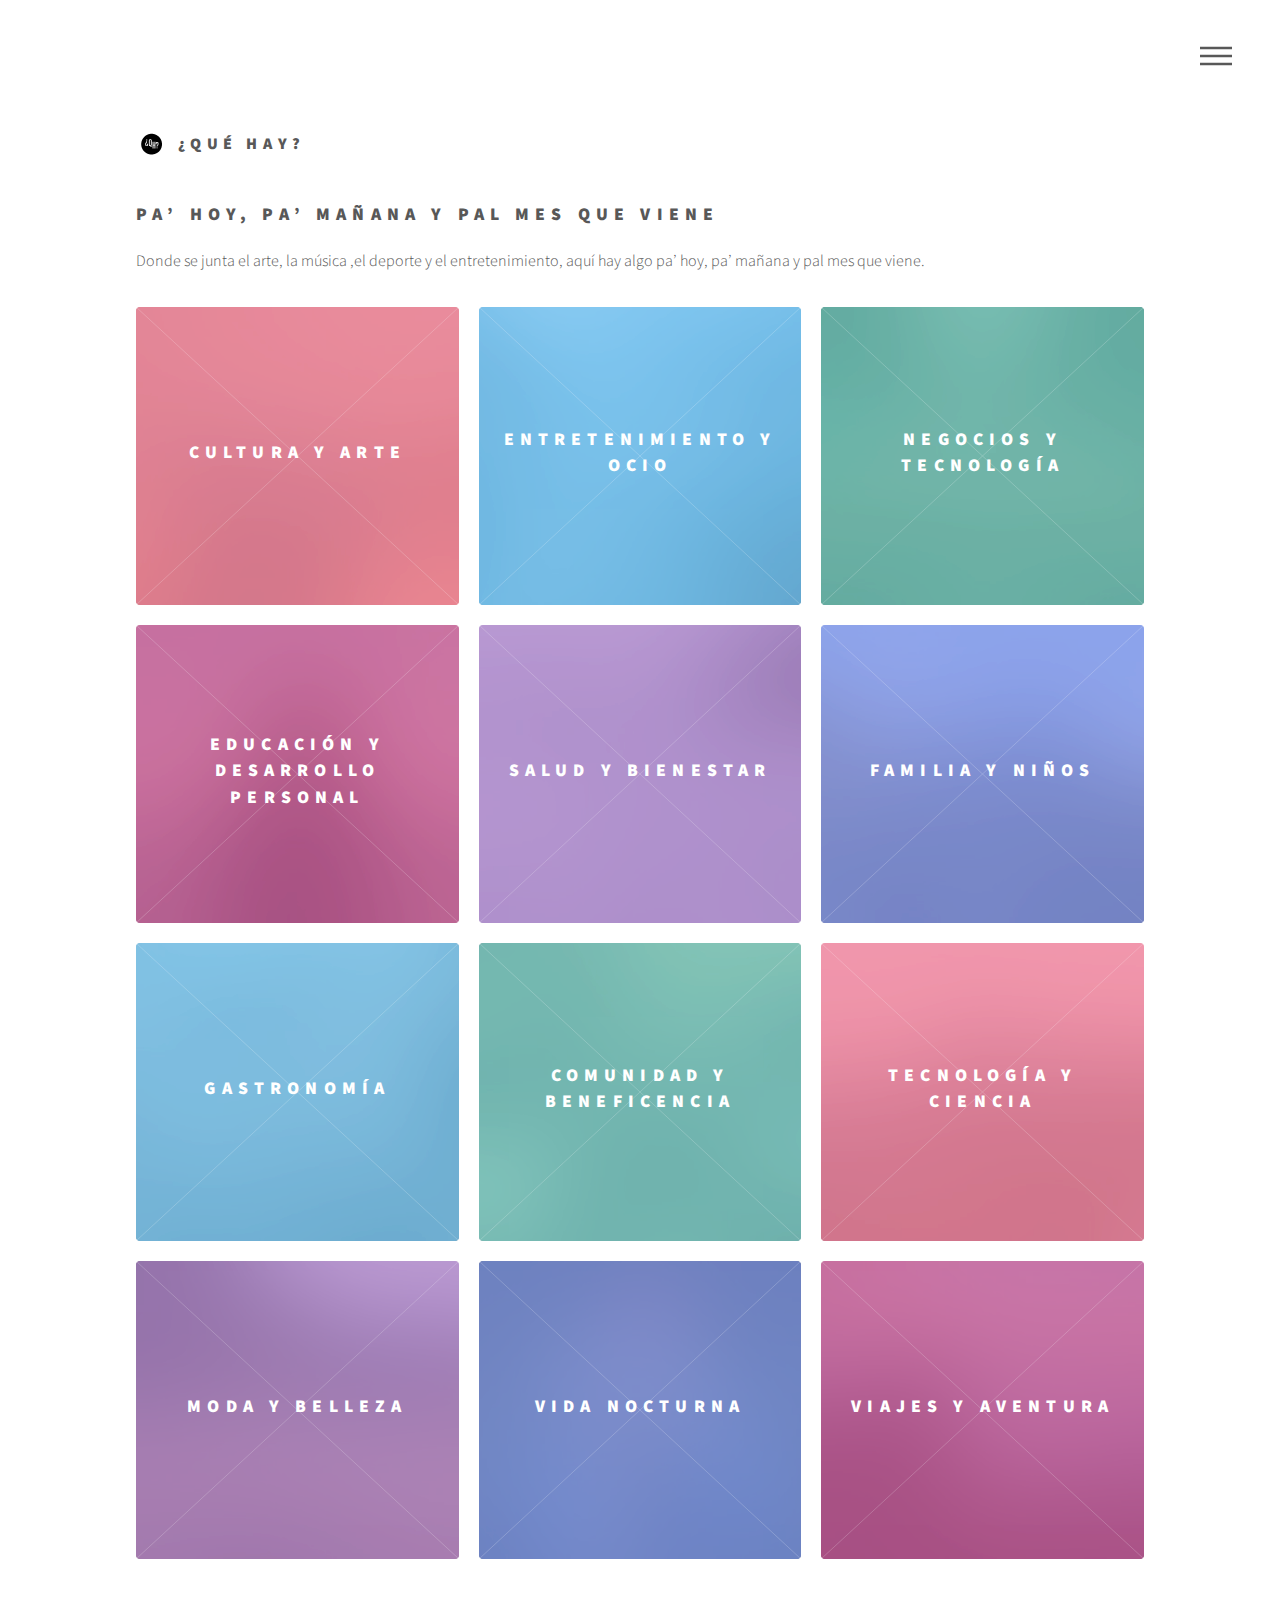
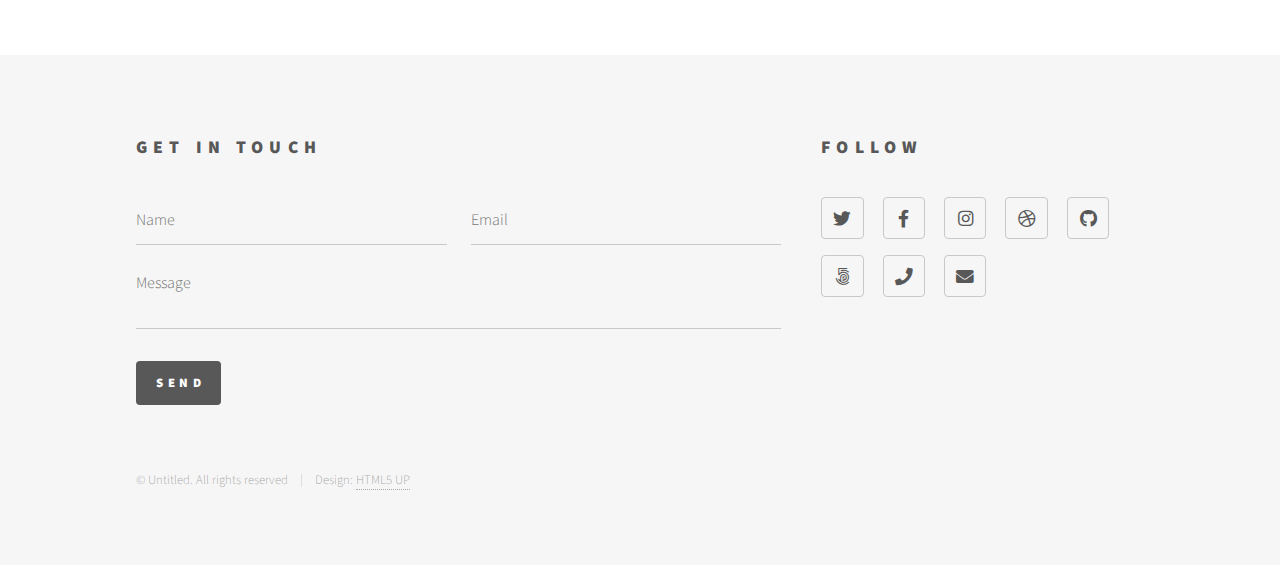
<file: que hay/index.html>
<!DOCTYPE HTML>
<!--
	Phantom by HTML5 UP
	html5up.net | @ajlkn
	Free for personal and commercial use under the CCA 3.0 license (html5up.net/license)
-->
<html>
	<head>
		<title>¿Qué hay?</title>
		<meta charset="utf-8" />
		<meta name="viewport" content="width=device-width, initial-scale=1, user-scalable=no" />
		<link rel="stylesheet" href="assets/css/main.css" />
		<noscript><link rel="stylesheet" href="assets/css/noscript.css" /></noscript>
	</head>
	<body class="is-preload">
		<!-- Wrapper -->
			<div id="wrapper">

				<!-- Header -->
					<header id="header">
						<div class="inner">

							<!-- Logo -->
								<a href="index.html" class="logo">
									<span class="symbol"><img src="images/logo.svg" alt="" /></span><span class="title">¿Qué hay?</span>
								</a>

							<!-- Nav -->
								<nav>
									<ul>
										<li><a href="#menu">Menu</a></li>
									</ul>
								</nav>

						</div>
					</header>

				<!-- Menu -->
					<nav id="menu">
						<h2>Menu</h2>
						<ul>
							<li><a href="index.html">Home</a></li>
							<li><a href="generic.html">Ipsum veroeros</a></li>
							<li><a href="generic.html">Tempus etiam</a></li>
							<li><a href="generic.html">Consequat dolor</a></li>
							<li><a href="elements.html">Elements</a></li>
						</ul>
					</nav>

				<!-- Main -->
					<div id="main">
						<div class="inner">
							<header>
								<h2> pa’ hoy, pa’ mañana y pal mes que viene<br />
								</a></h2>
								<p>Donde se junta el arte, la música ,el deporte y el entretenimiento, aquí hay algo pa’ hoy, pa’ mañana y pal mes que viene.</p>
							</header>
							<section class="tiles">
								<article class="style1">
									<span class="image">
										<img src="images/pic01.jpg" alt="" />
									</span>
									<a href="generic.html">
										<h2>Cultura y Arte</h2>
										<div class="content">
											<p>Exposiciones de arte<br>
												Conciertos<br>
												Obras de teatro<br>
												Festivales culturales<br>
												Presentaciones de libros</p>
										</div>
									</a>
								</article>
								<article class="style2">
									<span class="image">
										<img src="images/pic02.jpg" alt="" />
									</span>
									<a href="generic.html">
										<h2>Entretenimiento y Ocio</h2>
										<div class="content">
											<p>Proyecciones de películas<br>
												Festivales de música<br>
												Comedia en vivo/Stand-up<br>
												Eventos deportivos<br>
												Ferias y parques temáticos</p>
										</div>
									</a>
								</article>
								<article class="style3">
									<span class="image">
										<img src="images/pic03.jpg" alt="" />
									</span>
									<a href="generic.html">
										<h2>Negocios y Tecnología</h2>
										<div class="content">
											<p>Conferencias<br>
												Seminarios y talleres<br>
												Ferias de empleo<br>
												Eventos de networking<br>
												Lanzamientos de productos</p>
										</div>
									</a>
								</article>
								<article class="style4">
									<span class="image">
										<img src="images/pic04.jpg" alt="" />
									</span>
									<a href="generic.html">
										<h2>Educación y Desarrollo Personal</h2>
										<div class="content">
											<p>Cursos y capacitaciones<br>
												Charlas motivacionales<br>
												masterclasses<br>
												Paneles de discusión<br>
												Clubes de lectura</p>
										</div>
									</a>
								</article>
								<article class="style5">
									<span class="image">
										<img src="images/pic05.jpg" alt="" />
									</span>
									<a href="generic.html">
										<h2>Salud y Bienestar</h2>
										<div class="content">
											<p>Clases de yoga<br>
												Ferias de salud<br>
												Eventos de fitness<br>
												Talleres de nutrición<br>
												Caminatas o carreras benéficas</p>
										</div>
									</a>
								</article>
								<article class="style6">
									<span class="image">
										<img src="images/pic06.jpg" alt="" />
									</span>
									<a href="generic.html">
										<h2>Familia y Niños</h2>
										<div class="content">
											<p>Festivales infantiles<br>
												Actividades familiares al aire libre<br>
												Talleres educativos para niños<br>
												Shows infantiles<br>
												Eventos de manualidades</p>
										</div>
									</a>
								</article>
								<article class="style2">
									<span class="image">
										<img src="images/pic07.jpg" alt="" />
									</span>
									<a href="generic.html">
										<h2>Gastronomía</h2>
										<div class="content">
											<p>Ferias gastronómicas<br>
												Catas de vino o cerveza<br>
												Clases de cocina<br>
												Eventos de food trucks<br>
												Degustaciones</p>
										</div>
									</a>
								</article>
								<article class="style3">
									<span class="image">
										<img src="images/pic08.jpg" alt="" />
									</span>
									<a href="generic.html">
										<h2> Comunidad y Beneficencia</h2>
										<div class="content">
											<p>Recogidas de fondos<br>
												Voluntariados<br>
												Eventos religiosos<br>
												Encuentros comunitarios<br>
												Campañas de donación</p>
										</div>
									</a>
								</article>
								<article class="style1">
									<span class="image">
										<img src="images/pic09.jpg" alt="" />
									</span>
									<a href="generic.html">
										<h2>Tecnología y Ciencia</h2>
										<div class="content">
											<p>Hackathons<br>
												Charlas de ciencia y tecnología<br>
												Eventos de astronomía<br>
												Talleres de robótica<br>
												Exposiciones científicas</p>
										</div>
									</a>
								</article>
								<article class="style5">
									<span class="image">
										<img src="images/pic10.jpg" alt="" />
									</span>
									<a href="generic.html">
										<h2>Moda y Belleza</h2>
										<div class="content">
											<p>Desfiles de moda<br>
												Talleres de maquillaje<br>
												Ferias de belleza<br>
												Pop-ups de marcas<br>
												Eventos de lanzamiento de colecciones</p>
										</div>
									</a>
								</article>
								<article class="style6">
									<span class="image">
										<img src="images/pic11.jpg" alt="" />
									</span>
									<a href="generic.html">
										<h2>Vida Nocturna</h2>
										<div class="content">
											<p>Fiestas temáticas<br>
												Eventos en discotecas<br>
												Conciertos nocturnos<br>
												Eventos privados o VIP<br>
												Noches de karaoke</p>
										</div>
									</a>
								</article>
								<article class="style4">
									<span class="image">
										<img src="images/pic12.jpg" alt="" />
									</span>
									<a href="generic.html">
										<h2>Viajes y Aventura</h2>
										<div class="content">
											<p>Excursiones<br>
												Caminatas grupales<br>
												Eventos de ecoturismo<br>
												Actividades al aire libre (camping, rafting, etc.)<br>
												Festivales de aventura</p>
										</div>
									</a>
								</article>
							</section>
						</div>
					</div>

				<!-- Footer -->
					<footer id="footer">
						<div class="inner">
							<section>
								<h2>Get in touch</h2>
								<form method="post" action="#">
									<div class="fields">
										<div class="field half">
											<input type="text" name="name" id="name" placeholder="Name" />
										</div>
										<div class="field half">
											<input type="email" name="email" id="email" placeholder="Email" />
										</div>
										<div class="field">
											<textarea name="message" id="message" placeholder="Message"></textarea>
										</div>
									</div>
									<ul class="actions">
										<li><input type="submit" value="Send" class="primary" /></li>
									</ul>
								</form>
							</section>
							<section>
								<h2>Follow</h2>
								<ul class="icons">
									<li><a href="#" class="icon brands style2 fa-twitter"><span class="label">Twitter</span></a></li>
									<li><a href="#" class="icon brands style2 fa-facebook-f"><span class="label">Facebook</span></a></li>
									<li><a href="#" class="icon brands style2 fa-instagram"><span class="label">Instagram</span></a></li>
									<li><a href="#" class="icon brands style2 fa-dribbble"><span class="label">Dribbble</span></a></li>
									<li><a href="#" class="icon brands style2 fa-github"><span class="label">GitHub</span></a></li>
									<li><a href="#" class="icon brands style2 fa-500px"><span class="label">500px</span></a></li>
									<li><a href="#" class="icon solid style2 fa-phone"><span class="label">Phone</span></a></li>
									<li><a href="#" class="icon solid style2 fa-envelope"><span class="label">Email</span></a></li>
								</ul>
							</section>
							<ul class="copyright">
								<li>&copy; Untitled. All rights reserved</li><li>Design: <a href="http://html5up.net">HTML5 UP</a></li>
							</ul>
						</div>
					</footer>

			</div>

		<!-- Scripts -->
			<script src="assets/js/jquery.min.js"></script>
			<script src="assets/js/browser.min.js"></script>
			<script src="assets/js/breakpoints.min.js"></script>
			<script src="assets/js/util.js"></script>
			<script src="assets/js/main.js"></script>

	</body>
</html>
</file>
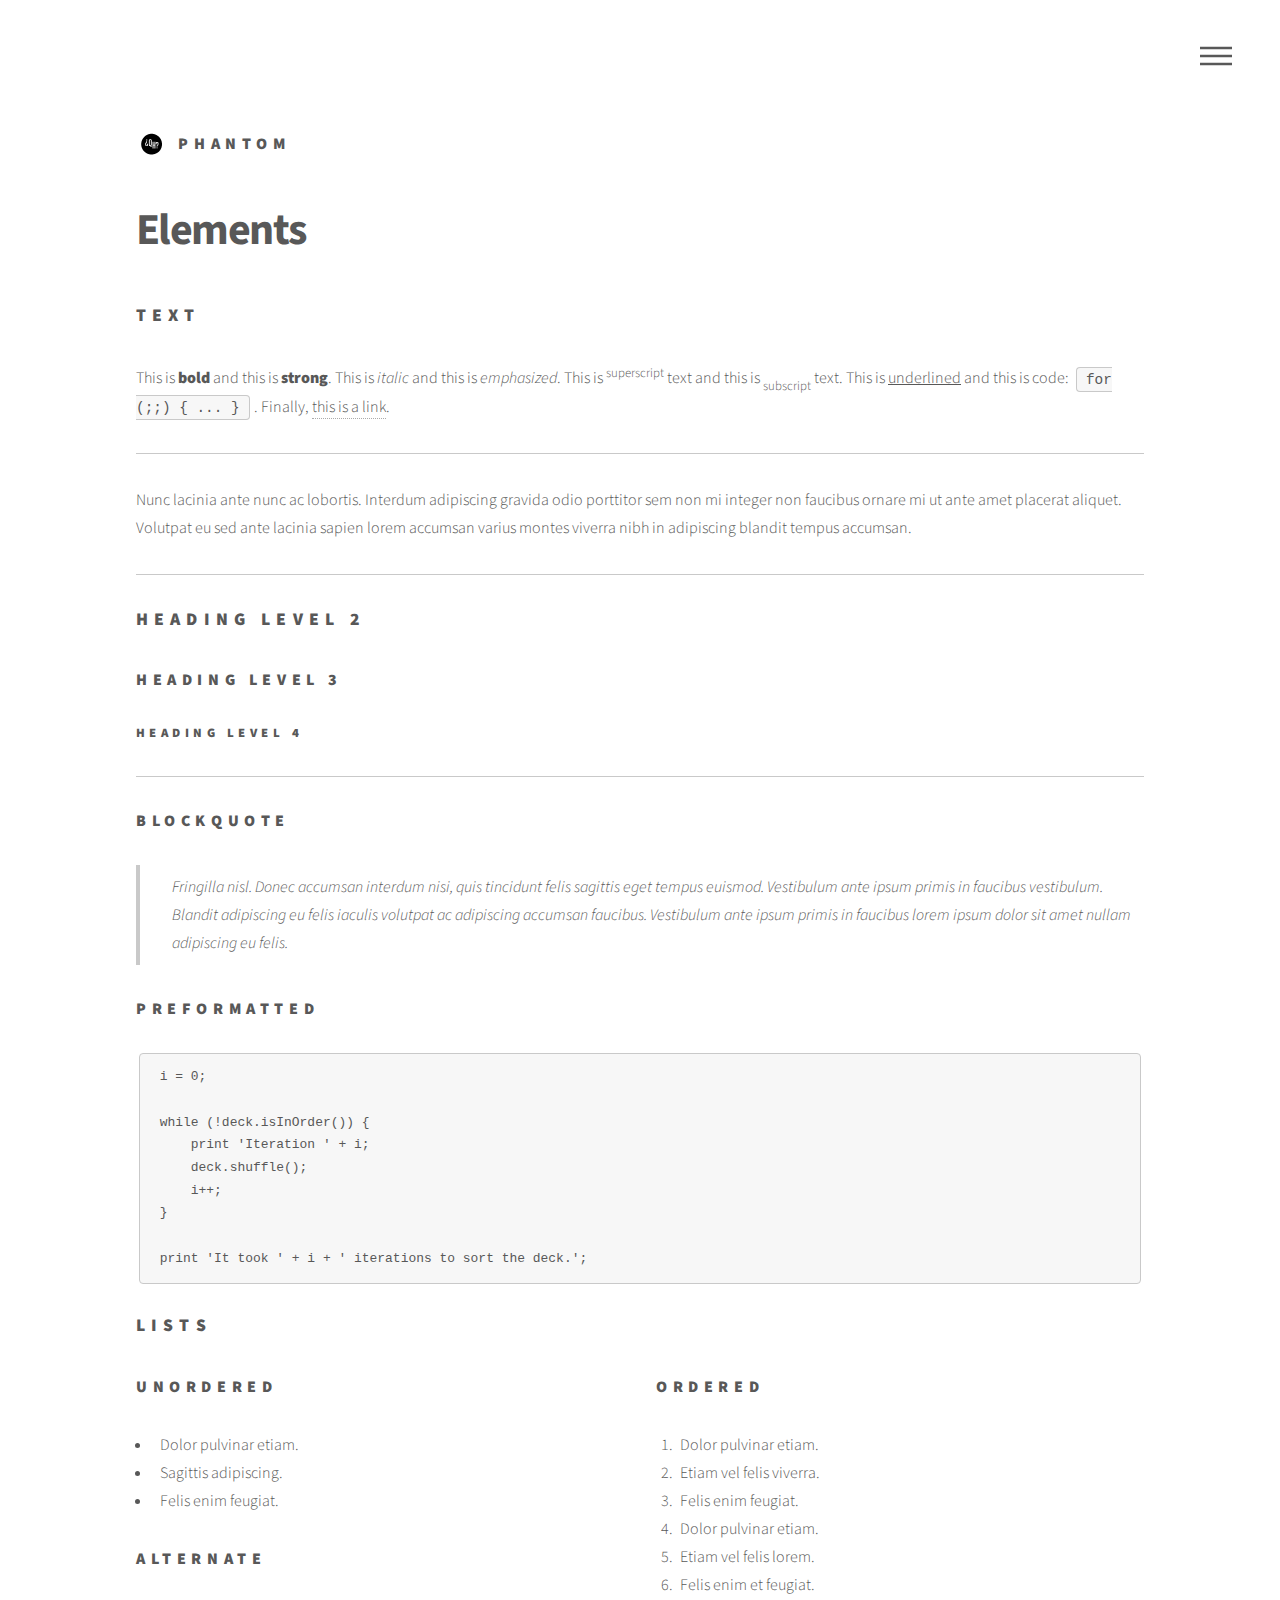
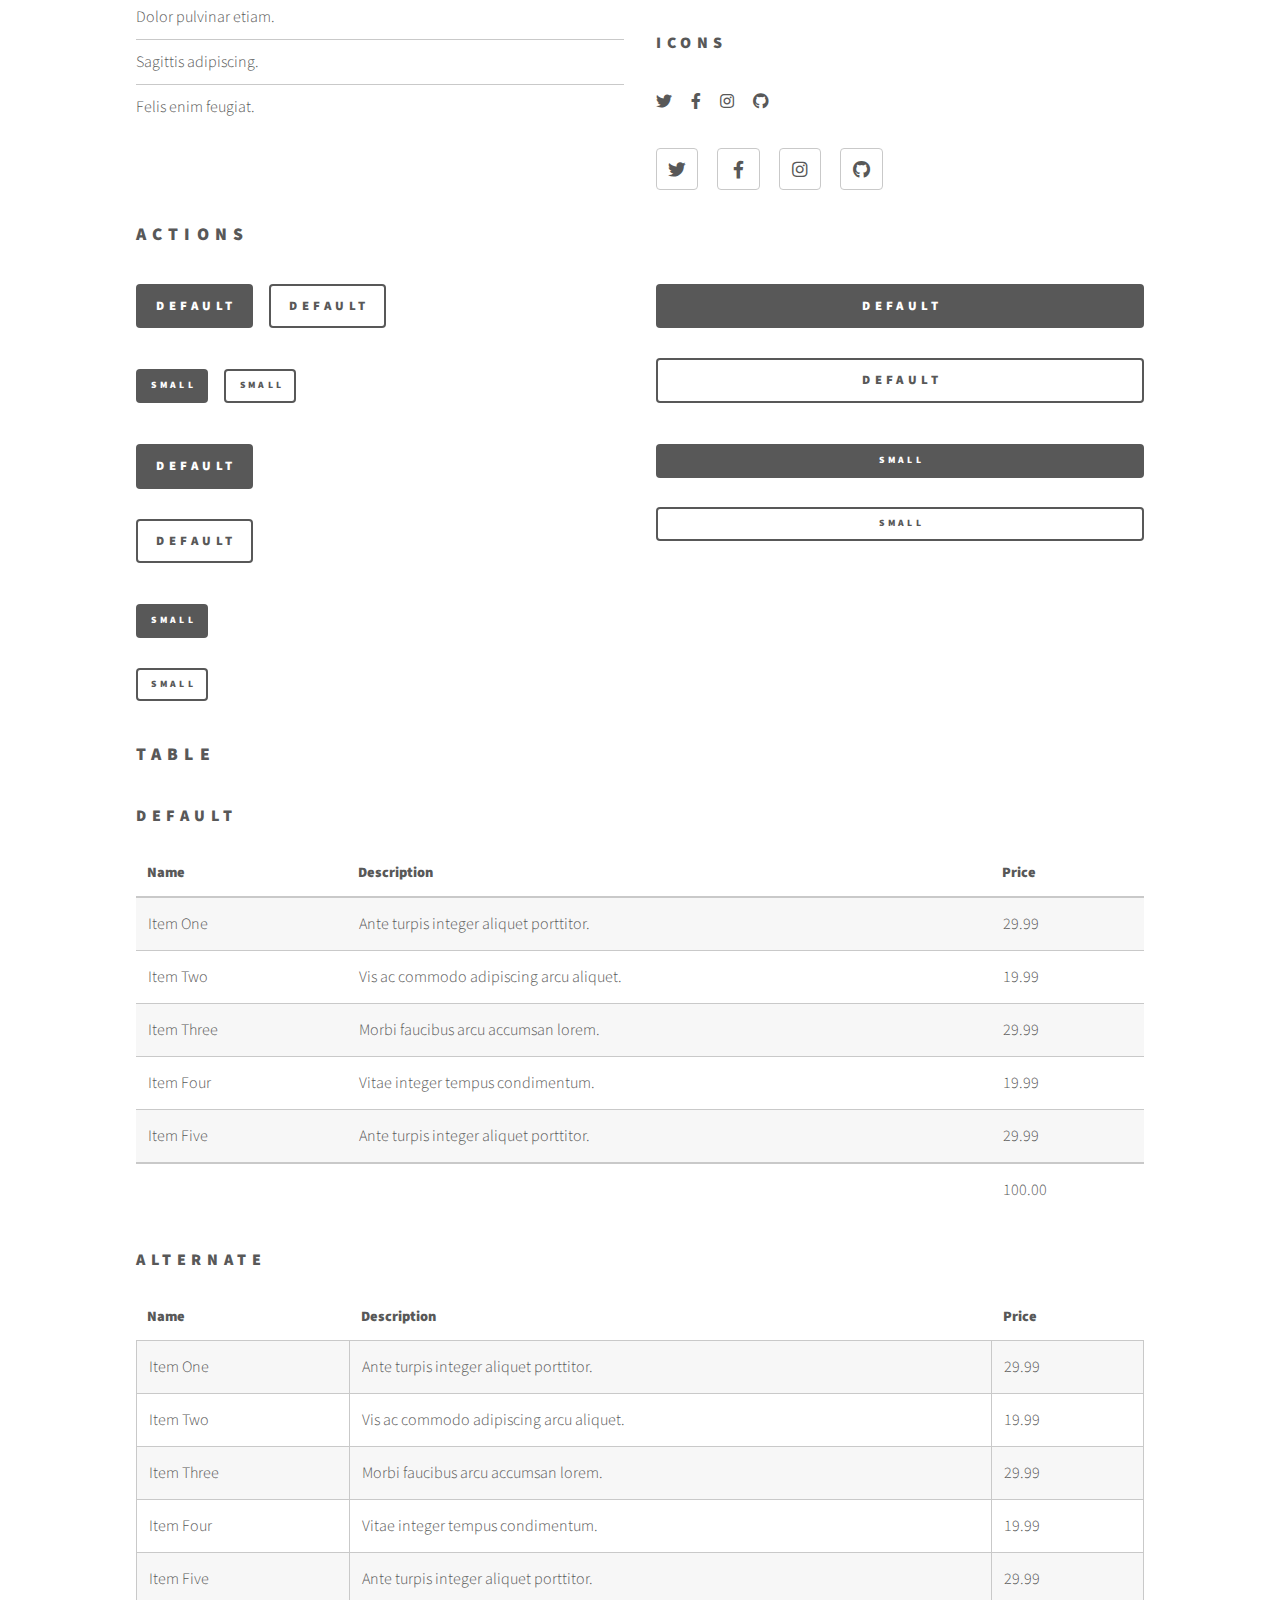
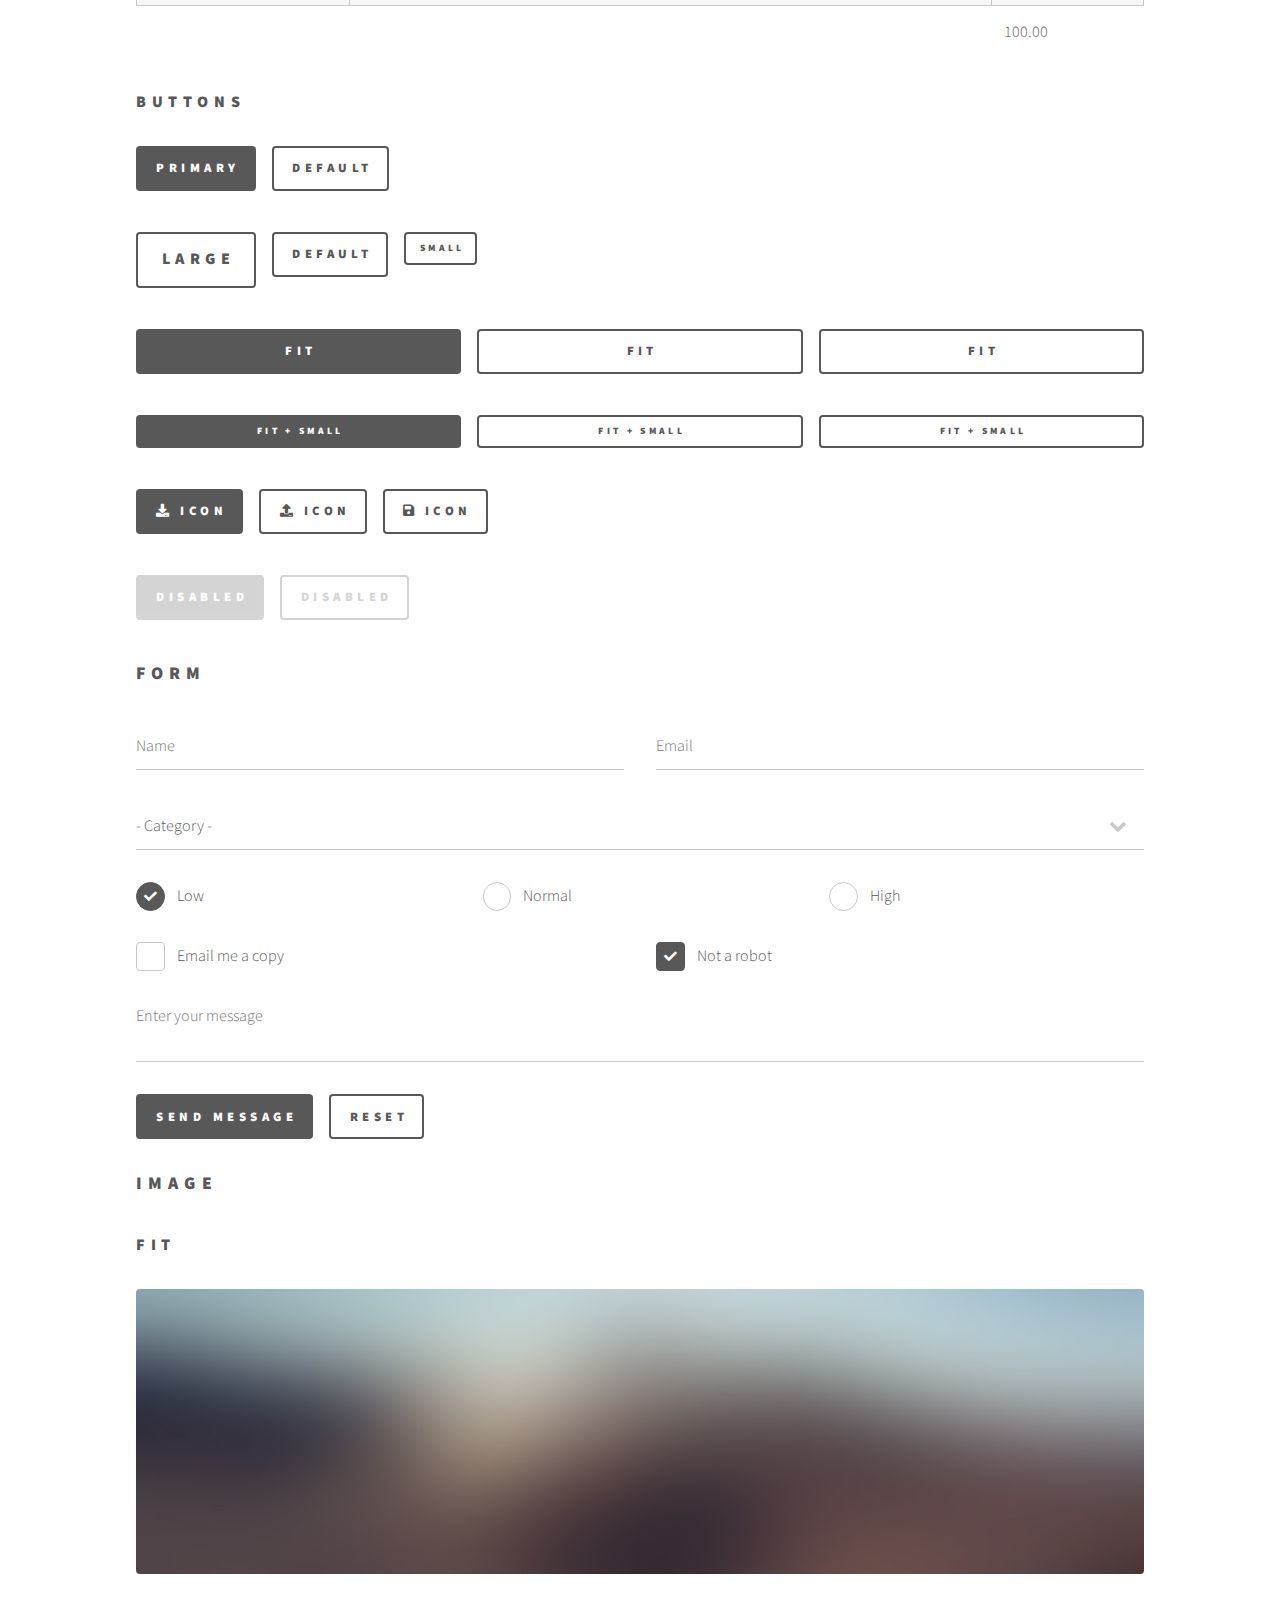
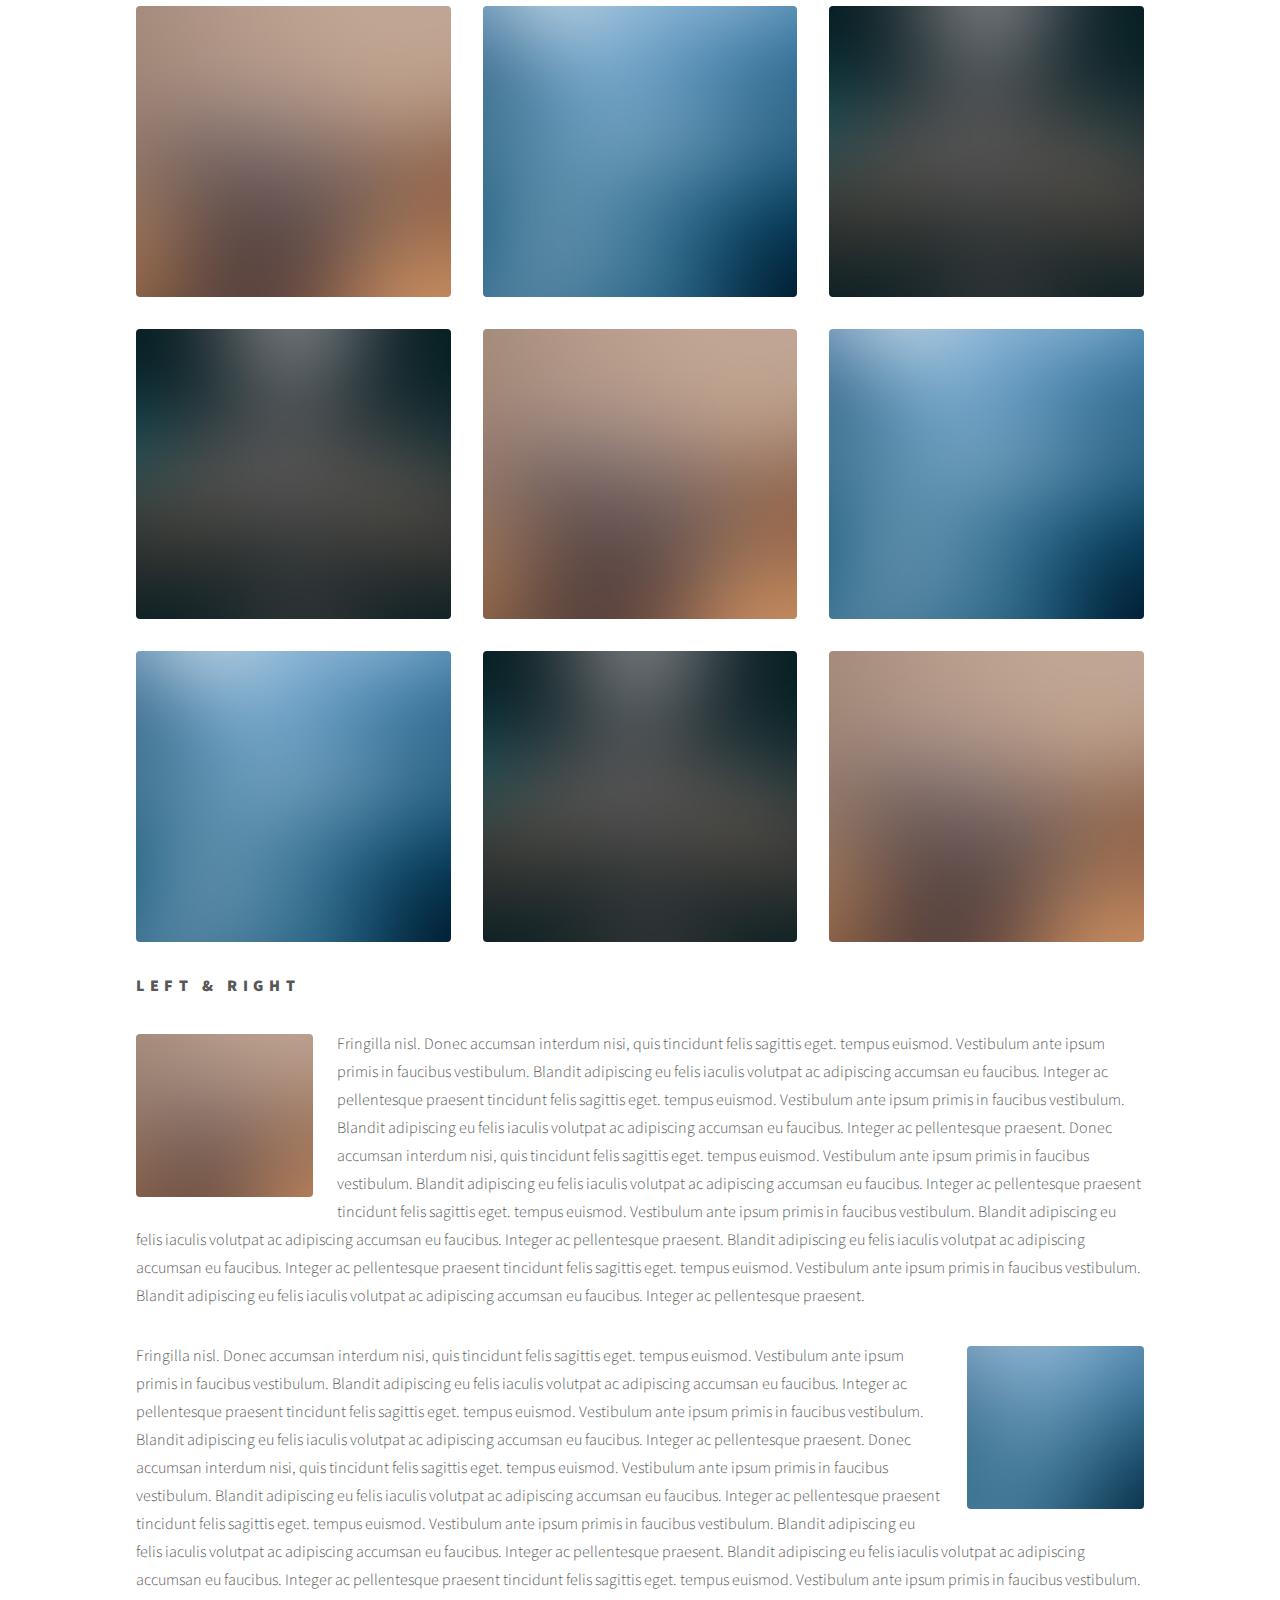
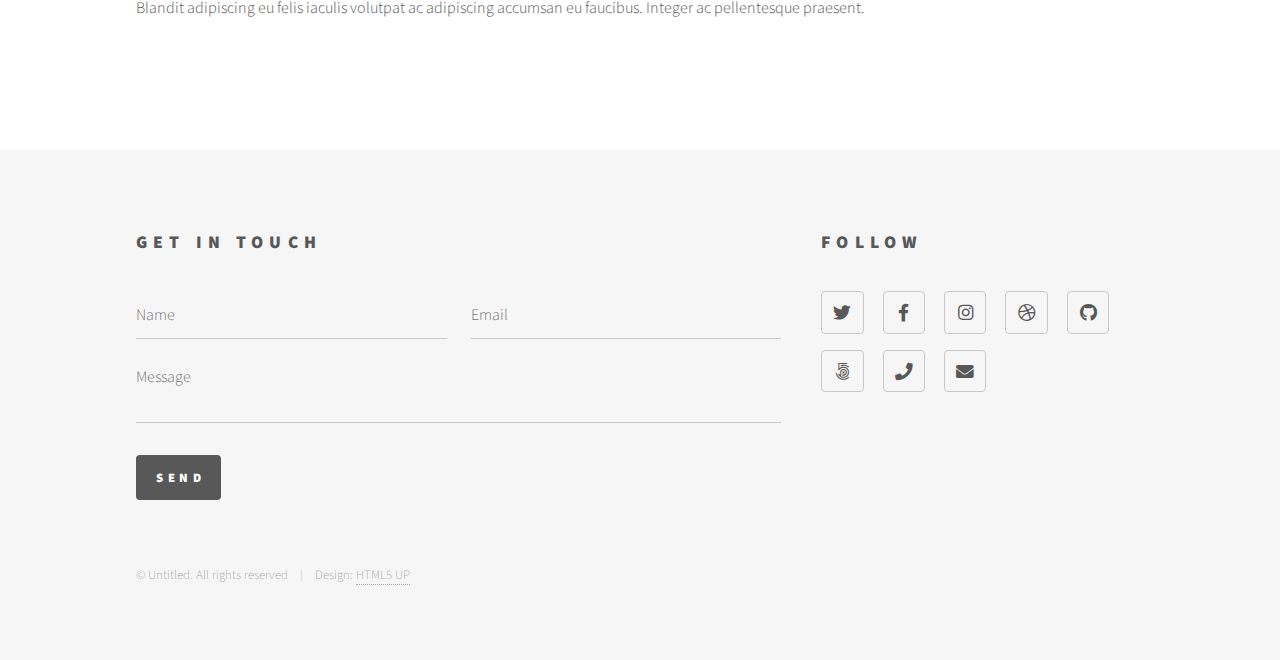
<file: que hay/elements.html>
<!DOCTYPE HTML>
<!--
	Phantom by HTML5 UP
	html5up.net | @ajlkn
	Free for personal and commercial use under the CCA 3.0 license (html5up.net/license)
-->
<html>
	<head>
		<title>Elements - Phantom by HTML5 UP</title>
		<meta charset="utf-8" />
		<meta name="viewport" content="width=device-width, initial-scale=1, user-scalable=no" />
		<link rel="stylesheet" href="assets/css/main.css" />
		<noscript><link rel="stylesheet" href="assets/css/noscript.css" /></noscript>
	</head>
	<body class="is-preload">
		<!-- Wrapper -->
			<div id="wrapper">

				<!-- Header -->
					<header id="header">
						<div class="inner">

							<!-- Logo -->
								<a href="index.html" class="logo">
									<span class="symbol"><img src="images/logo.svg" alt="" /></span><span class="title">Phantom</span>
								</a>

							<!-- Nav -->
								<nav>
									<ul>
										<li><a href="#menu">Menu</a></li>
									</ul>
								</nav>

						</div>
					</header>

				<!-- Menu -->
					<nav id="menu">
						<h2>Menu</h2>
						<ul>
							<li><a href="index.html">Home</a></li>
							<li><a href="generic.html">Ipsum veroeros</a></li>
							<li><a href="generic.html">Tempus etiam</a></li>
							<li><a href="generic.html">Consequat dolor</a></li>
							<li><a href="elements.html">Elements</a></li>
						</ul>
					</nav>

				<!-- Main -->
					<div id="main">
						<div class="inner">
							<h1>Elements</h1>

							<!-- Text -->
								<section>
									<h2>Text</h2>
									<p>This is <b>bold</b> and this is <strong>strong</strong>. This is <i>italic</i> and this is <em>emphasized</em>.
									This is <sup>superscript</sup> text and this is <sub>subscript</sub> text.
									This is <u>underlined</u> and this is code: <code>for (;;) { ... }</code>. Finally, <a href="#">this is a link</a>.</p>
									<hr />
									<p>Nunc lacinia ante nunc ac lobortis. Interdum adipiscing gravida odio porttitor sem non mi integer non faucibus ornare mi ut ante amet placerat aliquet. Volutpat eu sed ante lacinia sapien lorem accumsan varius montes viverra nibh in adipiscing blandit tempus accumsan.</p>
									<hr />
									<h2>Heading Level 2</h2>
									<h3>Heading Level 3</h3>
									<h4>Heading Level 4</h4>
									<hr />
									<h3>Blockquote</h3>
									<blockquote>Fringilla nisl. Donec accumsan interdum nisi, quis tincidunt felis sagittis eget tempus euismod. Vestibulum ante ipsum primis in faucibus vestibulum. Blandit adipiscing eu felis iaculis volutpat ac adipiscing accumsan faucibus. Vestibulum ante ipsum primis in faucibus lorem ipsum dolor sit amet nullam adipiscing eu felis.</blockquote>
									<h3>Preformatted</h3>
									<pre><code>i = 0;

while (!deck.isInOrder()) {
    print 'Iteration ' + i;
    deck.shuffle();
    i++;
}

print 'It took ' + i + ' iterations to sort the deck.';</code></pre>
								</section>

							<!-- Lists -->
								<section>
									<h2>Lists</h2>
									<div class="row">
										<div class="col-6 col-12-medium">
											<h3>Unordered</h3>
											<ul>
												<li>Dolor pulvinar etiam.</li>
												<li>Sagittis adipiscing.</li>
												<li>Felis enim feugiat.</li>
											</ul>
											<h3>Alternate</h3>
											<ul class="alt">
												<li>Dolor pulvinar etiam.</li>
												<li>Sagittis adipiscing.</li>
												<li>Felis enim feugiat.</li>
											</ul>
										</div>
										<div class="col-6 col-12-medium">
											<h3>Ordered</h3>
											<ol>
												<li>Dolor pulvinar etiam.</li>
												<li>Etiam vel felis viverra.</li>
												<li>Felis enim feugiat.</li>
												<li>Dolor pulvinar etiam.</li>
												<li>Etiam vel felis lorem.</li>
												<li>Felis enim et feugiat.</li>
											</ol>
											<h3>Icons</h3>
											<ul class="icons">
												<li><a href="#" class="icon brands style1 fa-twitter"><span class="label">Twitter</span></a></li>
												<li><a href="#" class="icon brands style1 fa-facebook-f"><span class="label">Facebook</span></a></li>
												<li><a href="#" class="icon brands style1 fa-instagram"><span class="label">Instagram</span></a></li>
												<li><a href="#" class="icon brands style1 fa-github"><span class="label">Github</span></a></li>
											</ul>
											<ul class="icons">
												<li><a href="#" class="icon brands style2 fa-twitter"><span class="label">Twitter</span></a></li>
												<li><a href="#" class="icon brands style2 fa-facebook-f"><span class="label">Facebook</span></a></li>
												<li><a href="#" class="icon brands style2 fa-instagram"><span class="label">Instagram</span></a></li>
												<li><a href="#" class="icon brands style2 fa-github"><span class="label">Github</span></a></li>
											</ul>
										</div>
									</div>
									<h2>Actions</h2>
									<div class="row">
										<div class="col-6 col-12-medium">
											<ul class="actions">
												<li><a href="#" class="button primary">Default</a></li>
												<li><a href="#" class="button">Default</a></li>
											</ul>
											<ul class="actions small">
												<li><a href="#" class="button primary small">Small</a></li>
												<li><a href="#" class="button small">Small</a></li>
											</ul>
											<ul class="actions stacked">
												<li><a href="#" class="button primary">Default</a></li>
												<li><a href="#" class="button">Default</a></li>
											</ul>
											<ul class="actions stacked">
												<li><a href="#" class="button primary small">Small</a></li>
												<li><a href="#" class="button small">Small</a></li>
											</ul>
										</div>
										<div class="col-6 col-12-medium">
											<ul class="actions stacked">
												<li><a href="#" class="button primary fit">Default</a></li>
												<li><a href="#" class="button fit">Default</a></li>
											</ul>
											<ul class="actions stacked">
												<li><a href="#" class="button primary small fit">Small</a></li>
												<li><a href="#" class="button small fit">Small</a></li>
											</ul>
										</div>
									</div>
								</section>

							<!-- Table -->
								<section>
									<h2>Table</h2>
									<h3>Default</h3>
									<div class="table-wrapper">
										<table>
											<thead>
												<tr>
													<th>Name</th>
													<th>Description</th>
													<th>Price</th>
												</tr>
											</thead>
											<tbody>
												<tr>
													<td>Item One</td>
													<td>Ante turpis integer aliquet porttitor.</td>
													<td>29.99</td>
												</tr>
												<tr>
													<td>Item Two</td>
													<td>Vis ac commodo adipiscing arcu aliquet.</td>
													<td>19.99</td>
												</tr>
												<tr>
													<td>Item Three</td>
													<td> Morbi faucibus arcu accumsan lorem.</td>
													<td>29.99</td>
												</tr>
												<tr>
													<td>Item Four</td>
													<td>Vitae integer tempus condimentum.</td>
													<td>19.99</td>
												</tr>
												<tr>
													<td>Item Five</td>
													<td>Ante turpis integer aliquet porttitor.</td>
													<td>29.99</td>
												</tr>
											</tbody>
											<tfoot>
												<tr>
													<td colspan="2"></td>
													<td>100.00</td>
												</tr>
											</tfoot>
										</table>
									</div>

									<h3>Alternate</h3>
									<div class="table-wrapper">
										<table class="alt">
											<thead>
												<tr>
													<th>Name</th>
													<th>Description</th>
													<th>Price</th>
												</tr>
											</thead>
											<tbody>
												<tr>
													<td>Item One</td>
													<td>Ante turpis integer aliquet porttitor.</td>
													<td>29.99</td>
												</tr>
												<tr>
													<td>Item Two</td>
													<td>Vis ac commodo adipiscing arcu aliquet.</td>
													<td>19.99</td>
												</tr>
												<tr>
													<td>Item Three</td>
													<td> Morbi faucibus arcu accumsan lorem.</td>
													<td>29.99</td>
												</tr>
												<tr>
													<td>Item Four</td>
													<td>Vitae integer tempus condimentum.</td>
													<td>19.99</td>
												</tr>
												<tr>
													<td>Item Five</td>
													<td>Ante turpis integer aliquet porttitor.</td>
													<td>29.99</td>
												</tr>
											</tbody>
											<tfoot>
												<tr>
													<td colspan="2"></td>
													<td>100.00</td>
												</tr>
											</tfoot>
										</table>
									</div>
								</section>

							<!-- Buttons -->
								<section>
									<h3>Buttons</h3>
									<ul class="actions">
										<li><a href="#" class="button primary">Primary</a></li>
										<li><a href="#" class="button">Default</a></li>
									</ul>
									<ul class="actions">
										<li><a href="#" class="button large">Large</a></li>
										<li><a href="#" class="button">Default</a></li>
										<li><a href="#" class="button small">Small</a></li>
									</ul>
									<ul class="actions fit">
										<li><a href="#" class="button primary fit">Fit</a></li>
										<li><a href="#" class="button fit">Fit</a></li>
										<li><a href="#" class="button fit">Fit</a></li>
									</ul>
									<ul class="actions fit small">
										<li><a href="#" class="button primary fit small">Fit + Small</a></li>
										<li><a href="#" class="button fit small">Fit + Small</a></li>
										<li><a href="#" class="button fit small">Fit + Small</a></li>
									</ul>
									<ul class="actions">
										<li><a href="#" class="button primary icon solid fa-download">Icon</a></li>
										<li><a href="#" class="button icon solid fa-upload">Icon</a></li>
										<li><a href="#" class="button icon solid fa-save">Icon</a></li>
									</ul>
									<ul class="actions">
										<li><span class="button primary disabled">Disabled</span></li>
										<li><span class="button disabled">Disabled</span></li>
									</ul>
								</section>

							<!-- Form -->
								<section>
									<h2>Form</h2>
									<form method="post" action="#">
										<div class="row gtr-uniform">
											<div class="col-6 col-12-xsmall">
												<input type="text" name="demo-name" id="demo-name" value="" placeholder="Name" />
											</div>
											<div class="col-6 col-12-xsmall">
												<input type="email" name="demo-email" id="demo-email" value="" placeholder="Email" />
											</div>
											<div class="col-12">
												<select name="demo-category" id="demo-category">
													<option value="">- Category -</option>
													<option value="1">Manufacturing</option>
													<option value="1">Shipping</option>
													<option value="1">Administration</option>
													<option value="1">Human Resources</option>
												</select>
											</div>
											<div class="col-4 col-12-small">
												<input type="radio" id="demo-priority-low" name="demo-priority" checked>
												<label for="demo-priority-low">Low</label>
											</div>
											<div class="col-4 col-12-small">
												<input type="radio" id="demo-priority-normal" name="demo-priority">
												<label for="demo-priority-normal">Normal</label>
											</div>
											<div class="col-4 col-12-small">
												<input type="radio" id="demo-priority-high" name="demo-priority">
												<label for="demo-priority-high">High</label>
											</div>
											<div class="col-6 col-12-small">
												<input type="checkbox" id="demo-copy" name="demo-copy">
												<label for="demo-copy">Email me a copy</label>
											</div>
											<div class="col-6 col-12-small">
												<input type="checkbox" id="demo-human" name="demo-human" checked>
												<label for="demo-human">Not a robot</label>
											</div>
											<div class="col-12">
												<textarea name="demo-message" id="demo-message" placeholder="Enter your message" rows="6"></textarea>
											</div>
											<div class="col-12">
												<ul class="actions">
													<li><input type="submit" value="Send Message" class="primary" /></li>
													<li><input type="reset" value="Reset" /></li>
												</ul>
											</div>
										</div>
									</form>
								</section>

							<!-- Image -->
								<section>
									<h2>Image</h2>
									<h3>Fit</h3>
									<div class="box alt">
										<div class="row gtr-uniform">
											<div class="col-12"><span class="image fit"><img src="images/pic13.jpg" alt="" /></span></div>
											<div class="col-4"><span class="image fit"><img src="images/pic01.jpg" alt="" /></span></div>
											<div class="col-4"><span class="image fit"><img src="images/pic02.jpg" alt="" /></span></div>
											<div class="col-4"><span class="image fit"><img src="images/pic03.jpg" alt="" /></span></div>
											<div class="col-4"><span class="image fit"><img src="images/pic03.jpg" alt="" /></span></div>
											<div class="col-4"><span class="image fit"><img src="images/pic01.jpg" alt="" /></span></div>
											<div class="col-4"><span class="image fit"><img src="images/pic02.jpg" alt="" /></span></div>
											<div class="col-4"><span class="image fit"><img src="images/pic02.jpg" alt="" /></span></div>
											<div class="col-4"><span class="image fit"><img src="images/pic03.jpg" alt="" /></span></div>
											<div class="col-4"><span class="image fit"><img src="images/pic01.jpg" alt="" /></span></div>
										</div>
									</div>
									<h3>Left &amp; Right</h3>
									<p><span class="image left"><img src="images/pic14.jpg" alt="" /></span>Fringilla nisl. Donec accumsan interdum nisi, quis tincidunt felis sagittis eget. tempus euismod. Vestibulum ante ipsum primis in faucibus vestibulum. Blandit adipiscing eu felis iaculis volutpat ac adipiscing accumsan eu faucibus. Integer ac pellentesque praesent tincidunt felis sagittis eget. tempus euismod. Vestibulum ante ipsum primis in faucibus vestibulum. Blandit adipiscing eu felis iaculis volutpat ac adipiscing accumsan eu faucibus. Integer ac pellentesque praesent. Donec accumsan interdum nisi, quis tincidunt felis sagittis eget. tempus euismod. Vestibulum ante ipsum primis in faucibus vestibulum. Blandit adipiscing eu felis iaculis volutpat ac adipiscing accumsan eu faucibus. Integer ac pellentesque praesent tincidunt felis sagittis eget. tempus euismod. Vestibulum ante ipsum primis in faucibus vestibulum. Blandit adipiscing eu felis iaculis volutpat ac adipiscing accumsan eu faucibus. Integer ac pellentesque praesent. Blandit adipiscing eu felis iaculis volutpat ac adipiscing accumsan eu faucibus. Integer ac pellentesque praesent tincidunt felis sagittis eget. tempus euismod. Vestibulum ante ipsum primis in faucibus vestibulum. Blandit adipiscing eu felis iaculis volutpat ac adipiscing accumsan eu faucibus. Integer ac pellentesque praesent.</p>
									<p><span class="image right"><img src="images/pic15.jpg" alt="" /></span>Fringilla nisl. Donec accumsan interdum nisi, quis tincidunt felis sagittis eget. tempus euismod. Vestibulum ante ipsum primis in faucibus vestibulum. Blandit adipiscing eu felis iaculis volutpat ac adipiscing accumsan eu faucibus. Integer ac pellentesque praesent tincidunt felis sagittis eget. tempus euismod. Vestibulum ante ipsum primis in faucibus vestibulum. Blandit adipiscing eu felis iaculis volutpat ac adipiscing accumsan eu faucibus. Integer ac pellentesque praesent. Donec accumsan interdum nisi, quis tincidunt felis sagittis eget. tempus euismod. Vestibulum ante ipsum primis in faucibus vestibulum. Blandit adipiscing eu felis iaculis volutpat ac adipiscing accumsan eu faucibus. Integer ac pellentesque praesent tincidunt felis sagittis eget. tempus euismod. Vestibulum ante ipsum primis in faucibus vestibulum. Blandit adipiscing eu felis iaculis volutpat ac adipiscing accumsan eu faucibus. Integer ac pellentesque praesent. Blandit adipiscing eu felis iaculis volutpat ac adipiscing accumsan eu faucibus. Integer ac pellentesque praesent tincidunt felis sagittis eget. tempus euismod. Vestibulum ante ipsum primis in faucibus vestibulum. Blandit adipiscing eu felis iaculis volutpat ac adipiscing accumsan eu faucibus. Integer ac pellentesque praesent.</p>
								</section>

						</div>
					</div>

				<!-- Footer -->
					<footer id="footer">
						<div class="inner">
							<section>
								<h2>Get in touch</h2>
								<form method="post" action="#">
									<div class="fields">
										<div class="field half">
											<input type="text" name="name" id="name" placeholder="Name" />
										</div>
										<div class="field half">
											<input type="email" name="email" id="email" placeholder="Email" />
										</div>
										<div class="field">
											<textarea name="message" id="message" placeholder="Message"></textarea>
										</div>
									</div>
									<ul class="actions">
										<li><input type="submit" value="Send" class="primary" /></li>
									</ul>
								</form>
							</section>
							<section>
								<h2>Follow</h2>
								<ul class="icons">
									<li><a href="#" class="icon brands style2 fa-twitter"><span class="label">Twitter</span></a></li>
									<li><a href="#" class="icon brands style2 fa-facebook-f"><span class="label">Facebook</span></a></li>
									<li><a href="#" class="icon brands style2 fa-instagram"><span class="label">Instagram</span></a></li>
									<li><a href="#" class="icon brands style2 fa-dribbble"><span class="label">Dribbble</span></a></li>
									<li><a href="#" class="icon brands style2 fa-github"><span class="label">GitHub</span></a></li>
									<li><a href="#" class="icon brands style2 fa-500px"><span class="label">500px</span></a></li>
									<li><a href="#" class="icon solid style2 fa-phone"><span class="label">Phone</span></a></li>
									<li><a href="#" class="icon solid style2 fa-envelope"><span class="label">Email</span></a></li>
								</ul>
							</section>
							<ul class="copyright">
								<li>&copy; Untitled. All rights reserved</li><li>Design: <a href="http://html5up.net">HTML5 UP</a></li>
							</ul>
						</div>
					</footer>

			</div>

		<!-- Scripts -->
			<script src="assets/js/jquery.min.js"></script>
			<script src="assets/js/browser.min.js"></script>
			<script src="assets/js/breakpoints.min.js"></script>
			<script src="assets/js/util.js"></script>
			<script src="assets/js/main.js"></script>

	</body>
</html>
</file>
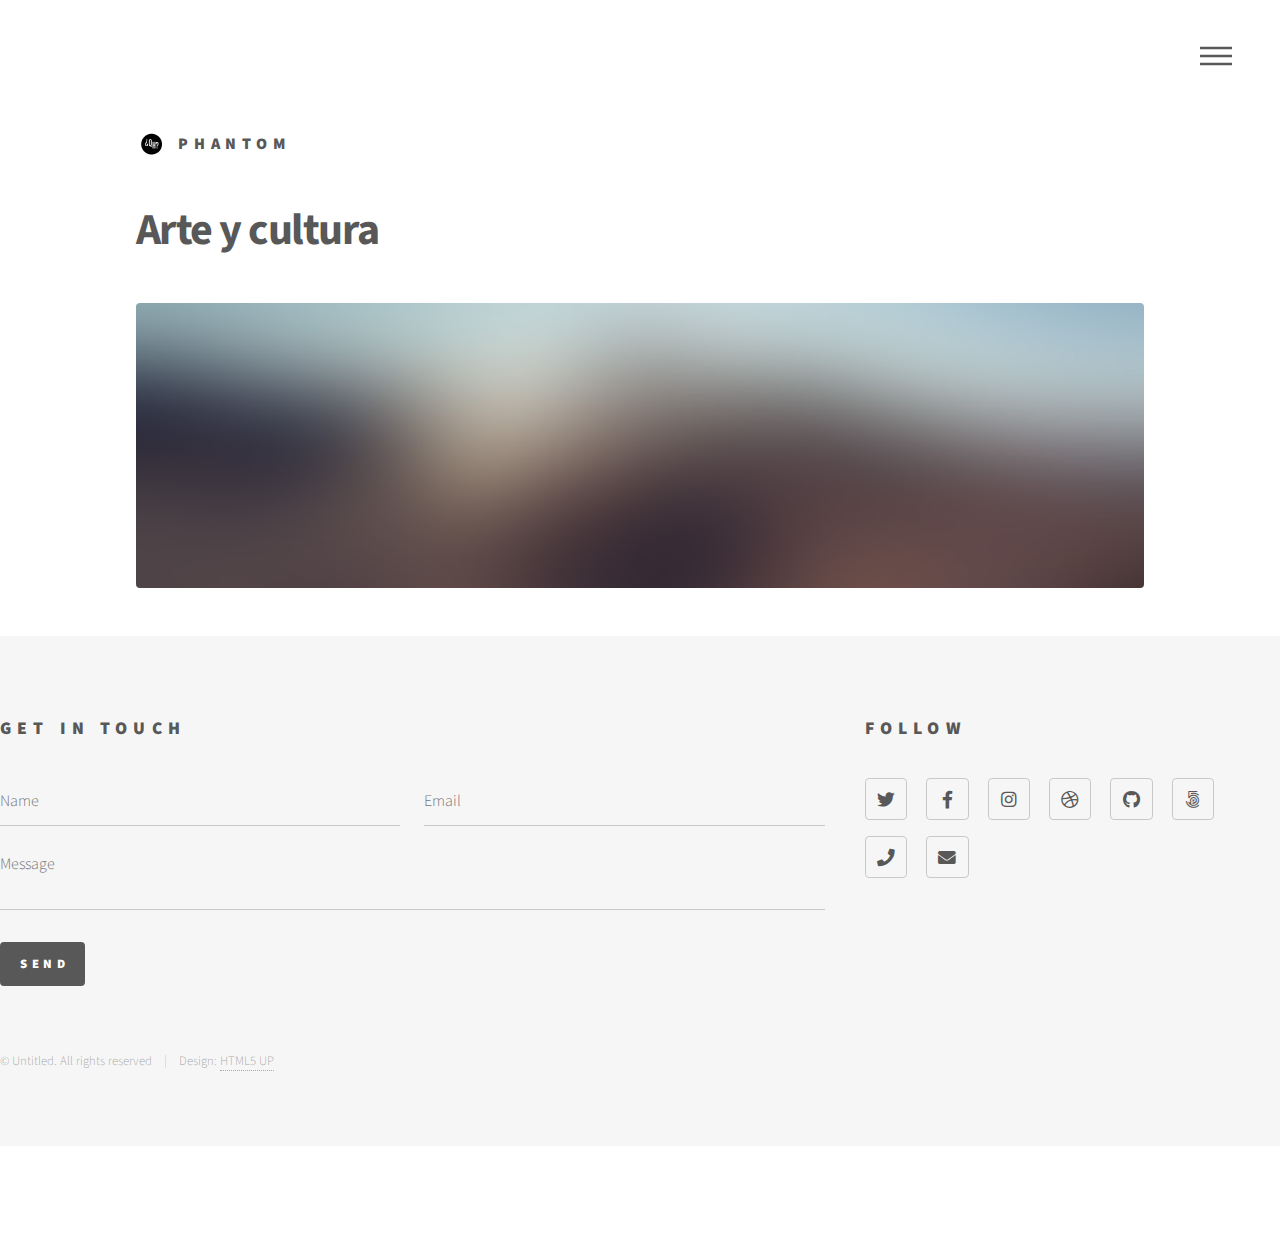
<file: que hay/generic.html>
<!DOCTYPE HTML>
<!--
	Phantom by HTML5 UP
	html5up.net | @ajlkn
	Free for personal and commercial use under the CCA 3.0 license (html5up.net/license)
-->
<html>
	<head>
		<title>Generic - Phantom by HTML5 UP</title>
		<meta charset="utf-8" />
		<meta name="viewport" content="width=device-width, initial-scale=1, user-scalable=no" />
		<link rel="stylesheet" href="assets/css/main.css" />
		<noscript><link rel="stylesheet" href="assets/css/noscript.css" /></noscript>
	</head>
	<body class="is-preload">
		<!-- Wrapper -->
			<div id="wrapper">

				<!-- Header -->
					<header id="header">
						<div class="inner">

							<!-- Logo -->
								<a href="index.html" class="logo">
									<span class="symbol"><img src="images/logo.svg" alt="" /></span><span class="title">Phantom</span>
								</a>

							<!-- Nav -->
								<nav>
									<ul>
										<li><a href="#menu">Menu</a></li>
									</ul>
								</nav>

						</div>
					</header>

				<!-- Menu -->
					<nav id="menu">
						<h2>Menu</h2>
						<ul>
							<li><a href="index.html">Home</a></li>
							<li><a href="generic.html">Ipsum veroeros</a></li>
							<li><a href="generic.html">Tempus etiam</a></li>
							<li><a href="generic.html">Consequat dolor</a></li>
							<li><a href="elements.html">Elements</a></li>
						</ul>
					</nav>

				<!-- Main -->
					<div id="main">
						<div class="inner">
							<h1>Arte y cultura</h1>
							<span class="image main"><img src="images/pic13.jpg" alt="" /></span>
							
					</div>

				<!-- Footer -->
					<footer id="footer">
						<div class="inner">
							<section>
								<h2>Get in touch</h2>
								<form method="post" action="#">
									<div class="fields">
										<div class="field half">
											<input type="text" name="name" id="name" placeholder="Name" />
										</div>
										<div class="field half">
											<input type="email" name="email" id="email" placeholder="Email" />
										</div>
										<div class="field">
											<textarea name="message" id="message" placeholder="Message"></textarea>
										</div>
									</div>
									<ul class="actions">
										<li><input type="submit" value="Send" class="primary" /></li>
									</ul>
								</form>
							</section>
							<section>
								<h2>Follow</h2>
								<ul class="icons">
									<li><a href="#" class="icon brands style2 fa-twitter"><span class="label">Twitter</span></a></li>
									<li><a href="#" class="icon brands style2 fa-facebook-f"><span class="label">Facebook</span></a></li>
									<li><a href="#" class="icon brands style2 fa-instagram"><span class="label">Instagram</span></a></li>
									<li><a href="#" class="icon brands style2 fa-dribbble"><span class="label">Dribbble</span></a></li>
									<li><a href="#" class="icon brands style2 fa-github"><span class="label">GitHub</span></a></li>
									<li><a href="#" class="icon brands style2 fa-500px"><span class="label">500px</span></a></li>
									<li><a href="#" class="icon solid style2 fa-phone"><span class="label">Phone</span></a></li>
									<li><a href="#" class="icon solid style2 fa-envelope"><span class="label">Email</span></a></li>
								</ul>
							</section>
							<ul class="copyright">
								<li>&copy; Untitled. All rights reserved</li><li>Design: <a href="http://html5up.net">HTML5 UP</a></li>
							</ul>
						</div>
					</footer>

			</div>

		<!-- Scripts -->
			<script src="assets/js/jquery.min.js"></script>
			<script src="assets/js/browser.min.js"></script>
			<script src="assets/js/breakpoints.min.js"></script>
			<script src="assets/js/util.js"></script>
			<script src="assets/js/main.js"></script>

	</body>
</html>
</file>
<file: que hay/assets/css/noscript.css>
/*
	Phantom by HTML5 UP
	html5up.net | @ajlkn
	Free for personal and commercial use under the CCA 3.0 license (html5up.net/license)
*/

/* Tiles */

	body.is-preload .tiles article {
		-moz-transform: none;
		-webkit-transform: none;
		-ms-transform: none;
		transform: none;
		opacity: 1;
	}
</file>
<file: que hay/assets/css/main.css>
@import url(fontawesome-all.min.css);
@import url("https://fonts.googleapis.com/css?family=Source+Sans+Pro:300,700,900");

/*
	Phantom by HTML5 UP
	html5up.net | @ajlkn
	Free for personal and commercial use under the CCA 3.0 license (html5up.net/license)
*/

html, body, div, span, applet, object,
iframe, h1, h2, h3, h4, h5, h6, p, blockquote,
pre, a, abbr, acronym, address, big, cite,
code, del, dfn, em, img, ins, kbd, q, s, samp,
small, strike, strong, sub, sup, tt, var, b,
u, i, center, dl, dt, dd, ol, ul, li, fieldset,
form, label, legend, table, caption, tbody,
tfoot, thead, tr, th, td, article, aside,
canvas, details, embed, figure, figcaption,
footer, header, hgroup, menu, nav, output, ruby,
section, summary, time, mark, audio, video {
	margin: 0;
	padding: 0;
	border: 0;
	font-size: 100%;
	font: inherit;
	vertical-align: baseline;}

article, aside, details, figcaption, figure,
footer, header, hgroup, menu, nav, section {
	display: block;}

body {
	line-height: 1;
}

ol, ul {
	list-style: none;
}

blockquote, q {
	quotes: none;
}

	blockquote:before, blockquote:after, q:before, q:after {
		content: '';
		content: none;
	}

table {
	border-collapse: collapse;
	border-spacing: 0;
}

body {
	-webkit-text-size-adjust: none;
}

mark {
	background-color: transparent;
	color: inherit;
}

input::-moz-focus-inner {
	border: 0;
	padding: 0;
}

input, select, textarea {
	-moz-appearance: none;
	-webkit-appearance: none;
	-ms-appearance: none;
	appearance: none;
}

/* Basic */

	@-ms-viewport {
		width: device-width;
	}

	body {
		-ms-overflow-style: scrollbar;
	}

	@media screen and (max-width: 480px) {

		html, body {
			min-width: 320px;
		}

	}

	html {
		box-sizing: border-box;
	}

	*, *:before, *:after {
		box-sizing: inherit;
	}

	body {
		background: #ffffff;
	}

		body.is-preload *, body.is-preload *:before, body.is-preload *:after {
			-moz-animation: none !important;
			-webkit-animation: none !important;
			-ms-animation: none !important;
			animation: none !important;
			-moz-transition: none !important;
			-webkit-transition: none !important;
			-ms-transition: none !important;
			transition: none !important;
		}

/* Type */

	body, input, select, textarea {
		color: #585858;
		font-family: "Source Sans Pro", Helvetica, sans-serif;
		font-size: 16pt;
		font-weight: 300;
		line-height: 1.75;
	}

		@media screen and (max-width: 1680px) {

			body, input, select, textarea {
				font-size: 14pt;
			}

		}

		@media screen and (max-width: 1280px) {

			body, input, select, textarea {
				font-size: 12pt;
			}

		}

	a {
		-moz-transition: border-bottom-color 0.2s ease, color 0.2s ease;
		-webkit-transition: border-bottom-color 0.2s ease, color 0.2s ease;
		-ms-transition: border-bottom-color 0.2s ease, color 0.2s ease;
		transition: border-bottom-color 0.2s ease, color 0.2s ease;
		text-decoration: none;
		color: #585858;
		border-bottom: dotted 1px rgba(88, 88, 88, 0.5);
	}

		a:hover {
			border-bottom-color: transparent;
			color: #f2849e !important;
		}

	strong, b {
		font-weight: 900;
	}

	em, i {
		font-style: italic;
	}

	p {
		margin: 0 0 2em 0;
	}

	h1 {
		font-size: 2.75em;
		font-weight: 700;
		line-height: 1.3;
		margin: 0 0 1em 0;
		letter-spacing: -0.035em;
	}

		h1 a {
			color: inherit;
		}

		@media screen and (max-width: 736px) {

			h1 {
				font-size: 2em;
				margin: 0 0 1em 0;
			}

		}

		@media screen and (max-width: 360px) {

			h1 {
				font-size: 1.75em;
			}

		}

	h2, h3, h4, h5, h6 {
		font-weight: 900;
		line-height: 1.5;
		margin: 0 0 2em 0;
		text-transform: uppercase;
		letter-spacing: 0.35em;
	}

		h2 a, h3 a, h4 a, h5 a, h6 a {
			color: inherit;
		}

	h2 {
		font-size: 1.1em;
	}

	h3 {
		font-size: 1em;
	}

	h4 {
		font-size: 0.8em;
	}

	h5 {
		font-size: 0.8em;
	}

	h6 {
		font-size: 0.8em;
	}

	@media screen and (max-width: 980px) {

		h1 br, h2 br, h3 br, h4 br, h5 br, h6 br {
			display: none;
		}

	}

	@media screen and (max-width: 736px) {

		h2 {
			font-size: 1em;
		}

		h3 {
			font-size: 0.8em;
		}

	}

	sub {
		font-size: 0.8em;
		position: relative;
		top: 0.5em;
	}

	sup {
		font-size: 0.8em;
		position: relative;
		top: -0.5em;
	}

	blockquote {
		border-left: solid 4px #c9c9c9;
		font-style: italic;
		margin: 0 0 2em 0;
		padding: 0.5em 0 0.5em 2em;
	}

	code {
		background: rgba(144, 144, 144, 0.075);
		border-radius: 4px;
		border: solid 1px #c9c9c9;
		font-family: "Courier New", monospace;
		font-size: 0.9em;
		margin: 0 0.25em;
		padding: 0.25em 0.65em;
	}

	pre {
		-webkit-overflow-scrolling: touch;
		font-family: "Courier New", monospace;
		font-size: 0.9em;
		margin: 0 0 2em 0;
	}

		pre code {
			display: block;
			line-height: 1.75;
			padding: 1em 1.5em;
			overflow-x: auto;
		}

	hr {
		border: 0;
		border-bottom: solid 1px #c9c9c9;
		margin: 2em 0;
	}

		hr.major {
			margin: 3em 0;
		}

	.align-left {
		text-align: left;
	}

	.align-center {
		text-align: center;
	}

	.align-right {
		text-align: right;
	}

/* Row */

	.row {
		display: flex;
		flex-wrap: wrap;
		box-sizing: border-box;
		align-items: stretch;
	}

		.row > * {
			box-sizing: border-box;
		}

		.row.gtr-uniform > * > :last-child {
			margin-bottom: 0;
		}

		.row.aln-left {
			justify-content: flex-start;
		}

		.row.aln-center {
			justify-content: center;
		}

		.row.aln-right {
			justify-content: flex-end;
		}

		.row.aln-top {
			align-items: flex-start;
		}

		.row.aln-middle {
			align-items: center;
		}

		.row.aln-bottom {
			align-items: flex-end;
		}

		.row > .imp {
			order: -1;
		}

		.row > .col-1 {
			width: 8.33333%;
		}

		.row > .off-1 {
			margin-left: 8.33333%;
		}

		.row > .col-2 {
			width: 16.66667%;
		}

		.row > .off-2 {
			margin-left: 16.66667%;
		}

		.row > .col-3 {
			width: 25%;
		}

		.row > .off-3 {
			margin-left: 25%;
		}

		.row > .col-4 {
			width: 33.33333%;
		}

		.row > .off-4 {
			margin-left: 33.33333%;
		}

		.row > .col-5 {
			width: 41.66667%;
		}

		.row > .off-5 {
			margin-left: 41.66667%;
		}

		.row > .col-6 {
			width: 50%;
		}

		.row > .off-6 {
			margin-left: 50%;
		}

		.row > .col-7 {
			width: 58.33333%;
		}

		.row > .off-7 {
			margin-left: 58.33333%;
		}

		.row > .col-8 {
			width: 66.66667%;
		}

		.row > .off-8 {
			margin-left: 66.66667%;
		}

		.row > .col-9 {
			width: 75%;
		}

		.row > .off-9 {
			margin-left: 75%;
		}

		.row > .col-10 {
			width: 83.33333%;
		}

		.row > .off-10 {
			margin-left: 83.33333%;
		}

		.row > .col-11 {
			width: 91.66667%;
		}

		.row > .off-11 {
			margin-left: 91.66667%;
		}

		.row > .col-12 {
			width: 100%;
		}

		.row > .off-12 {
			margin-left: 100%;
		}

		.row.gtr-0 {
			margin-top: 0;
			margin-left: 0em;
		}

			.row.gtr-0 > * {
				padding: 0 0 0 0em;
			}

			.row.gtr-0.gtr-uniform {
				margin-top: 0em;
			}

				.row.gtr-0.gtr-uniform > * {
					padding-top: 0em;
				}

		.row.gtr-25 {
			margin-top: 0;
			margin-left: -0.5em;
		}

			.row.gtr-25 > * {
				padding: 0 0 0 0.5em;
			}

			.row.gtr-25.gtr-uniform {
				margin-top: -0.5em;
			}

				.row.gtr-25.gtr-uniform > * {
					padding-top: 0.5em;
				}

		.row.gtr-50 {
			margin-top: 0;
			margin-left: -1em;
		}

			.row.gtr-50 > * {
				padding: 0 0 0 1em;
			}

			.row.gtr-50.gtr-uniform {
				margin-top: -1em;
			}

				.row.gtr-50.gtr-uniform > * {
					padding-top: 1em;
				}

		.row {
			margin-top: 0;
			margin-left: -2em;
		}

			.row > * {
				padding: 0 0 0 2em;
			}

			.row.gtr-uniform {
				margin-top: -2em;
			}

				.row.gtr-uniform > * {
					padding-top: 2em;
				}

		.row.gtr-150 {
			margin-top: 0;
			margin-left: -3em;
		}

			.row.gtr-150 > * {
				padding: 0 0 0 3em;
			}

			.row.gtr-150.gtr-uniform {
				margin-top: -3em;
			}

				.row.gtr-150.gtr-uniform > * {
					padding-top: 3em;
				}

		.row.gtr-200 {
			margin-top: 0;
			margin-left: -4em;
		}

			.row.gtr-200 > * {
				padding: 0 0 0 4em;
			}

			.row.gtr-200.gtr-uniform {
				margin-top: -4em;
			}

				.row.gtr-200.gtr-uniform > * {
					padding-top: 4em;
				}

		@media screen and (max-width: 1680px) {

			.row {
				display: flex;
				flex-wrap: wrap;
				box-sizing: border-box;
				align-items: stretch;
			}

				.row > * {
					box-sizing: border-box;
				}

				.row.gtr-uniform > * > :last-child {
					margin-bottom: 0;
				}

				.row.aln-left {
					justify-content: flex-start;
				}

				.row.aln-center {
					justify-content: center;
				}

				.row.aln-right {
					justify-content: flex-end;
				}

				.row.aln-top {
					align-items: flex-start;
				}

				.row.aln-middle {
					align-items: center;
				}

				.row.aln-bottom {
					align-items: flex-end;
				}

				.row > .imp-xlarge {
					order: -1;
				}

				.row > .col-1-xlarge {
					width: 8.33333%;
				}

				.row > .off-1-xlarge {
					margin-left: 8.33333%;
				}

				.row > .col-2-xlarge {
					width: 16.66667%;
				}

				.row > .off-2-xlarge {
					margin-left: 16.66667%;
				}

				.row > .col-3-xlarge {
					width: 25%;
				}

				.row > .off-3-xlarge {
					margin-left: 25%;
				}

				.row > .col-4-xlarge {
					width: 33.33333%;
				}

				.row > .off-4-xlarge {
					margin-left: 33.33333%;
				}

				.row > .col-5-xlarge {
					width: 41.66667%;
				}

				.row > .off-5-xlarge {
					margin-left: 41.66667%;
				}

				.row > .col-6-xlarge {
					width: 50%;
				}

				.row > .off-6-xlarge {
					margin-left: 50%;
				}

				.row > .col-7-xlarge {
					width: 58.33333%;
				}

				.row > .off-7-xlarge {
					margin-left: 58.33333%;
				}

				.row > .col-8-xlarge {
					width: 66.66667%;
				}

				.row > .off-8-xlarge {
					margin-left: 66.66667%;
				}

				.row > .col-9-xlarge {
					width: 75%;
				}

				.row > .off-9-xlarge {
					margin-left: 75%;
				}

				.row > .col-10-xlarge {
					width: 83.33333%;
				}

				.row > .off-10-xlarge {
					margin-left: 83.33333%;
				}

				.row > .col-11-xlarge {
					width: 91.66667%;
				}

				.row > .off-11-xlarge {
					margin-left: 91.66667%;
				}

				.row > .col-12-xlarge {
					width: 100%;
				}

				.row > .off-12-xlarge {
					margin-left: 100%;
				}

				.row.gtr-0 {
					margin-top: 0;
					margin-left: 0em;
				}

					.row.gtr-0 > * {
						padding: 0 0 0 0em;
					}

					.row.gtr-0.gtr-uniform {
						margin-top: 0em;
					}

						.row.gtr-0.gtr-uniform > * {
							padding-top: 0em;
						}

				.row.gtr-25 {
					margin-top: 0;
					margin-left: -0.5em;
				}

					.row.gtr-25 > * {
						padding: 0 0 0 0.5em;
					}

					.row.gtr-25.gtr-uniform {
						margin-top: -0.5em;
					}

						.row.gtr-25.gtr-uniform > * {
							padding-top: 0.5em;
						}

				.row.gtr-50 {
					margin-top: 0;
					margin-left: -1em;
				}

					.row.gtr-50 > * {
						padding: 0 0 0 1em;
					}

					.row.gtr-50.gtr-uniform {
						margin-top: -1em;
					}

						.row.gtr-50.gtr-uniform > * {
							padding-top: 1em;
						}

				.row {
					margin-top: 0;
					margin-left: -2em;
				}

					.row > * {
						padding: 0 0 0 2em;
					}

					.row.gtr-uniform {
						margin-top: -2em;
					}

						.row.gtr-uniform > * {
							padding-top: 2em;
						}

				.row.gtr-150 {
					margin-top: 0;
					margin-left: -3em;
				}

					.row.gtr-150 > * {
						padding: 0 0 0 3em;
					}

					.row.gtr-150.gtr-uniform {
						margin-top: -3em;
					}

						.row.gtr-150.gtr-uniform > * {
							padding-top: 3em;
						}

				.row.gtr-200 {
					margin-top: 0;
					margin-left: -4em;
				}

					.row.gtr-200 > * {
						padding: 0 0 0 4em;
					}

					.row.gtr-200.gtr-uniform {
						margin-top: -4em;
					}

						.row.gtr-200.gtr-uniform > * {
							padding-top: 4em;
						}

		}

		@media screen and (max-width: 1280px) {

			.row {
				display: flex;
				flex-wrap: wrap;
				box-sizing: border-box;
				align-items: stretch;
			}

				.row > * {
					box-sizing: border-box;
				}

				.row.gtr-uniform > * > :last-child {
					margin-bottom: 0;
				}

				.row.aln-left {
					justify-content: flex-start;
				}

				.row.aln-center {
					justify-content: center;
				}

				.row.aln-right {
					justify-content: flex-end;
				}

				.row.aln-top {
					align-items: flex-start;
				}

				.row.aln-middle {
					align-items: center;
				}

				.row.aln-bottom {
					align-items: flex-end;
				}

				.row > .imp-large {
					order: -1;
				}

				.row > .col-1-large {
					width: 8.33333%;
				}

				.row > .off-1-large {
					margin-left: 8.33333%;
				}

				.row > .col-2-large {
					width: 16.66667%;
				}

				.row > .off-2-large {
					margin-left: 16.66667%;
				}

				.row > .col-3-large {
					width: 25%;
				}

				.row > .off-3-large {
					margin-left: 25%;
				}

				.row > .col-4-large {
					width: 33.33333%;
				}

				.row > .off-4-large {
					margin-left: 33.33333%;
				}

				.row > .col-5-large {
					width: 41.66667%;
				}

				.row > .off-5-large {
					margin-left: 41.66667%;
				}

				.row > .col-6-large {
					width: 50%;
				}

				.row > .off-6-large {
					margin-left: 50%;
				}

				.row > .col-7-large {
					width: 58.33333%;
				}

				.row > .off-7-large {
					margin-left: 58.33333%;
				}

				.row > .col-8-large {
					width: 66.66667%;
				}

				.row > .off-8-large {
					margin-left: 66.66667%;
				}

				.row > .col-9-large {
					width: 75%;
				}

				.row > .off-9-large {
					margin-left: 75%;
				}

				.row > .col-10-large {
					width: 83.33333%;
				}

				.row > .off-10-large {
					margin-left: 83.33333%;
				}

				.row > .col-11-large {
					width: 91.66667%;
				}

				.row > .off-11-large {
					margin-left: 91.66667%;
				}

				.row > .col-12-large {
					width: 100%;
				}

				.row > .off-12-large {
					margin-left: 100%;
				}

				.row.gtr-0 {
					margin-top: 0;
					margin-left: 0em;
				}

					.row.gtr-0 > * {
						padding: 0 0 0 0em;
					}

					.row.gtr-0.gtr-uniform {
						margin-top: 0em;
					}

						.row.gtr-0.gtr-uniform > * {
							padding-top: 0em;
						}

				.row.gtr-25 {
					margin-top: 0;
					margin-left: -0.5em;
				}

					.row.gtr-25 > * {
						padding: 0 0 0 0.5em;
					}

					.row.gtr-25.gtr-uniform {
						margin-top: -0.5em;
					}

						.row.gtr-25.gtr-uniform > * {
							padding-top: 0.5em;
						}

				.row.gtr-50 {
					margin-top: 0;
					margin-left: -1em;
				}

					.row.gtr-50 > * {
						padding: 0 0 0 1em;
					}

					.row.gtr-50.gtr-uniform {
						margin-top: -1em;
					}

						.row.gtr-50.gtr-uniform > * {
							padding-top: 1em;
						}

				.row {
					margin-top: 0;
					margin-left: -2em;
				}

					.row > * {
						padding: 0 0 0 2em;
					}

					.row.gtr-uniform {
						margin-top: -2em;
					}

						.row.gtr-uniform > * {
							padding-top: 2em;
						}

				.row.gtr-150 {
					margin-top: 0;
					margin-left: -3em;
				}

					.row.gtr-150 > * {
						padding: 0 0 0 3em;
					}

					.row.gtr-150.gtr-uniform {
						margin-top: -3em;
					}

						.row.gtr-150.gtr-uniform > * {
							padding-top: 3em;
						}

				.row.gtr-200 {
					margin-top: 0;
					margin-left: -4em;
				}

					.row.gtr-200 > * {
						padding: 0 0 0 4em;
					}

					.row.gtr-200.gtr-uniform {
						margin-top: -4em;
					}

						.row.gtr-200.gtr-uniform > * {
							padding-top: 4em;
						}

		}

		@media screen and (max-width: 980px) {

			.row {
				display: flex;
				flex-wrap: wrap;
				box-sizing: border-box;
				align-items: stretch;
			}

				.row > * {
					box-sizing: border-box;
				}

				.row.gtr-uniform > * > :last-child {
					margin-bottom: 0;
				}

				.row.aln-left {
					justify-content: flex-start;
				}

				.row.aln-center {
					justify-content: center;
				}

				.row.aln-right {
					justify-content: flex-end;
				}

				.row.aln-top {
					align-items: flex-start;
				}

				.row.aln-middle {
					align-items: center;
				}

				.row.aln-bottom {
					align-items: flex-end;
				}

				.row > .imp-medium {
					order: -1;
				}

				.row > .col-1-medium {
					width: 8.33333%;
				}

				.row > .off-1-medium {
					margin-left: 8.33333%;
				}

				.row > .col-2-medium {
					width: 16.66667%;
				}

				.row > .off-2-medium {
					margin-left: 16.66667%;
				}

				.row > .col-3-medium {
					width: 25%;
				}

				.row > .off-3-medium {
					margin-left: 25%;
				}

				.row > .col-4-medium {
					width: 33.33333%;
				}

				.row > .off-4-medium {
					margin-left: 33.33333%;
				}

				.row > .col-5-medium {
					width: 41.66667%;
				}

				.row > .off-5-medium {
					margin-left: 41.66667%;
				}

				.row > .col-6-medium {
					width: 50%;
				}

				.row > .off-6-medium {
					margin-left: 50%;
				}

				.row > .col-7-medium {
					width: 58.33333%;
				}

				.row > .off-7-medium {
					margin-left: 58.33333%;
				}

				.row > .col-8-medium {
					width: 66.66667%;
				}

				.row > .off-8-medium {
					margin-left: 66.66667%;
				}

				.row > .col-9-medium {
					width: 75%;
				}

				.row > .off-9-medium {
					margin-left: 75%;
				}

				.row > .col-10-medium {
					width: 83.33333%;
				}

				.row > .off-10-medium {
					margin-left: 83.33333%;
				}

				.row > .col-11-medium {
					width: 91.66667%;
				}

				.row > .off-11-medium {
					margin-left: 91.66667%;
				}

				.row > .col-12-medium {
					width: 100%;
				}

				.row > .off-12-medium {
					margin-left: 100%;
				}

				.row.gtr-0 {
					margin-top: 0;
					margin-left: 0em;
				}

					.row.gtr-0 > * {
						padding: 0 0 0 0em;
					}

					.row.gtr-0.gtr-uniform {
						margin-top: 0em;
					}

						.row.gtr-0.gtr-uniform > * {
							padding-top: 0em;
						}

				.row.gtr-25 {
					margin-top: 0;
					margin-left: -0.375em;
				}

					.row.gtr-25 > * {
						padding: 0 0 0 0.375em;
					}

					.row.gtr-25.gtr-uniform {
						margin-top: -0.375em;
					}

						.row.gtr-25.gtr-uniform > * {
							padding-top: 0.375em;
						}

				.row.gtr-50 {
					margin-top: 0;
					margin-left: -0.75em;
				}

					.row.gtr-50 > * {
						padding: 0 0 0 0.75em;
					}

					.row.gtr-50.gtr-uniform {
						margin-top: -0.75em;
					}

						.row.gtr-50.gtr-uniform > * {
							padding-top: 0.75em;
						}

				.row {
					margin-top: 0;
					margin-left: -1.5em;
				}

					.row > * {
						padding: 0 0 0 1.5em;
					}

					.row.gtr-uniform {
						margin-top: -1.5em;
					}

						.row.gtr-uniform > * {
							padding-top: 1.5em;
						}

				.row.gtr-150 {
					margin-top: 0;
					margin-left: -2.25em;
				}

					.row.gtr-150 > * {
						padding: 0 0 0 2.25em;
					}

					.row.gtr-150.gtr-uniform {
						margin-top: -2.25em;
					}

						.row.gtr-150.gtr-uniform > * {
							padding-top: 2.25em;
						}

				.row.gtr-200 {
					margin-top: 0;
					margin-left: -3em;
				}

					.row.gtr-200 > * {
						padding: 0 0 0 3em;
					}

					.row.gtr-200.gtr-uniform {
						margin-top: -3em;
					}

						.row.gtr-200.gtr-uniform > * {
							padding-top: 3em;
						}

		}

		@media screen and (max-width: 736px) {

			.row {
				display: flex;
				flex-wrap: wrap;
				box-sizing: border-box;
				align-items: stretch;
			}

				.row > * {
					box-sizing: border-box;
				}

				.row.gtr-uniform > * > :last-child {
					margin-bottom: 0;
				}

				.row.aln-left {
					justify-content: flex-start;
				}

				.row.aln-center {
					justify-content: center;
				}

				.row.aln-right {
					justify-content: flex-end;
				}

				.row.aln-top {
					align-items: flex-start;
				}

				.row.aln-middle {
					align-items: center;
				}

				.row.aln-bottom {
					align-items: flex-end;
				}

				.row > .imp-small {
					order: -1;
				}

				.row > .col-1-small {
					width: 8.33333%;
				}

				.row > .off-1-small {
					margin-left: 8.33333%;
				}

				.row > .col-2-small {
					width: 16.66667%;
				}

				.row > .off-2-small {
					margin-left: 16.66667%;
				}

				.row > .col-3-small {
					width: 25%;
				}

				.row > .off-3-small {
					margin-left: 25%;
				}

				.row > .col-4-small {
					width: 33.33333%;
				}

				.row > .off-4-small {
					margin-left: 33.33333%;
				}

				.row > .col-5-small {
					width: 41.66667%;
				}

				.row > .off-5-small {
					margin-left: 41.66667%;
				}

				.row > .col-6-small {
					width: 50%;
				}

				.row > .off-6-small {
					margin-left: 50%;
				}

				.row > .col-7-small {
					width: 58.33333%;
				}

				.row > .off-7-small {
					margin-left: 58.33333%;
				}

				.row > .col-8-small {
					width: 66.66667%;
				}

				.row > .off-8-small {
					margin-left: 66.66667%;
				}

				.row > .col-9-small {
					width: 75%;
				}

				.row > .off-9-small {
					margin-left: 75%;
				}

				.row > .col-10-small {
					width: 83.33333%;
				}

				.row > .off-10-small {
					margin-left: 83.33333%;
				}

				.row > .col-11-small {
					width: 91.66667%;
				}

				.row > .off-11-small {
					margin-left: 91.66667%;
				}

				.row > .col-12-small {
					width: 100%;
				}

				.row > .off-12-small {
					margin-left: 100%;
				}

				.row.gtr-0 {
					margin-top: 0;
					margin-left: 0em;
				}

					.row.gtr-0 > * {
						padding: 0 0 0 0em;
					}

					.row.gtr-0.gtr-uniform {
						margin-top: 0em;
					}

						.row.gtr-0.gtr-uniform > * {
							padding-top: 0em;
						}

				.row.gtr-25 {
					margin-top: 0;
					margin-left: -0.25em;
				}

					.row.gtr-25 > * {
						padding: 0 0 0 0.25em;
					}

					.row.gtr-25.gtr-uniform {
						margin-top: -0.25em;
					}

						.row.gtr-25.gtr-uniform > * {
							padding-top: 0.25em;
						}

				.row.gtr-50 {
					margin-top: 0;
					margin-left: -0.5em;
				}

					.row.gtr-50 > * {
						padding: 0 0 0 0.5em;
					}

					.row.gtr-50.gtr-uniform {
						margin-top: -0.5em;
					}

						.row.gtr-50.gtr-uniform > * {
							padding-top: 0.5em;
						}

				.row {
					margin-top: 0;
					margin-left: -1em;
				}

					.row > * {
						padding: 0 0 0 1em;
					}

					.row.gtr-uniform {
						margin-top: -1em;
					}

						.row.gtr-uniform > * {
							padding-top: 1em;
						}

				.row.gtr-150 {
					margin-top: 0;
					margin-left: -1.5em;
				}

					.row.gtr-150 > * {
						padding: 0 0 0 1.5em;
					}

					.row.gtr-150.gtr-uniform {
						margin-top: -1.5em;
					}

						.row.gtr-150.gtr-uniform > * {
							padding-top: 1.5em;
						}

				.row.gtr-200 {
					margin-top: 0;
					margin-left: -2em;
				}

					.row.gtr-200 > * {
						padding: 0 0 0 2em;
					}

					.row.gtr-200.gtr-uniform {
						margin-top: -2em;
					}

						.row.gtr-200.gtr-uniform > * {
							padding-top: 2em;
						}

		}

		@media screen and (max-width: 480px) {

			.row {
				display: flex;
				flex-wrap: wrap;
				box-sizing: border-box;
				align-items: stretch;
			}

				.row > * {
					box-sizing: border-box;
				}

				.row.gtr-uniform > * > :last-child {
					margin-bottom: 0;
				}

				.row.aln-left {
					justify-content: flex-start;
				}

				.row.aln-center {
					justify-content: center;
				}

				.row.aln-right {
					justify-content: flex-end;
				}

				.row.aln-top {
					align-items: flex-start;
				}

				.row.aln-middle {
					align-items: center;
				}

				.row.aln-bottom {
					align-items: flex-end;
				}

				.row > .imp-xsmall {
					order: -1;
				}

				.row > .col-1-xsmall {
					width: 8.33333%;
				}

				.row > .off-1-xsmall {
					margin-left: 8.33333%;
				}

				.row > .col-2-xsmall {
					width: 16.66667%;
				}

				.row > .off-2-xsmall {
					margin-left: 16.66667%;
				}

				.row > .col-3-xsmall {
					width: 25%;
				}

				.row > .off-3-xsmall {
					margin-left: 25%;
				}

				.row > .col-4-xsmall {
					width: 33.33333%;
				}

				.row > .off-4-xsmall {
					margin-left: 33.33333%;
				}

				.row > .col-5-xsmall {
					width: 41.66667%;
				}

				.row > .off-5-xsmall {
					margin-left: 41.66667%;
				}

				.row > .col-6-xsmall {
					width: 50%;
				}

				.row > .off-6-xsmall {
					margin-left: 50%;
				}

				.row > .col-7-xsmall {
					width: 58.33333%;
				}

				.row > .off-7-xsmall {
					margin-left: 58.33333%;
				}

				.row > .col-8-xsmall {
					width: 66.66667%;
				}

				.row > .off-8-xsmall {
					margin-left: 66.66667%;
				}

				.row > .col-9-xsmall {
					width: 75%;
				}

				.row > .off-9-xsmall {
					margin-left: 75%;
				}

				.row > .col-10-xsmall {
					width: 83.33333%;
				}

				.row > .off-10-xsmall {
					margin-left: 83.33333%;
				}

				.row > .col-11-xsmall {
					width: 91.66667%;
				}

				.row > .off-11-xsmall {
					margin-left: 91.66667%;
				}

				.row > .col-12-xsmall {
					width: 100%;
				}

				.row > .off-12-xsmall {
					margin-left: 100%;
				}

				.row.gtr-0 {
					margin-top: 0;
					margin-left: 0em;
				}

					.row.gtr-0 > * {
						padding: 0 0 0 0em;
					}

					.row.gtr-0.gtr-uniform {
						margin-top: 0em;
					}

						.row.gtr-0.gtr-uniform > * {
							padding-top: 0em;
						}

				.row.gtr-25 {
					margin-top: 0;
					margin-left: -0.25em;
				}

					.row.gtr-25 > * {
						padding: 0 0 0 0.25em;
					}

					.row.gtr-25.gtr-uniform {
						margin-top: -0.25em;
					}

						.row.gtr-25.gtr-uniform > * {
							padding-top: 0.25em;
						}

				.row.gtr-50 {
					margin-top: 0;
					margin-left: -0.5em;
				}

					.row.gtr-50 > * {
						padding: 0 0 0 0.5em;
					}

					.row.gtr-50.gtr-uniform {
						margin-top: -0.5em;
					}

						.row.gtr-50.gtr-uniform > * {
							padding-top: 0.5em;
						}

				.row {
					margin-top: 0;
					margin-left: -1em;
				}

					.row > * {
						padding: 0 0 0 1em;
					}

					.row.gtr-uniform {
						margin-top: -1em;
					}

						.row.gtr-uniform > * {
							padding-top: 1em;
						}

				.row.gtr-150 {
					margin-top: 0;
					margin-left: -1.5em;
				}

					.row.gtr-150 > * {
						padding: 0 0 0 1.5em;
					}

					.row.gtr-150.gtr-uniform {
						margin-top: -1.5em;
					}

						.row.gtr-150.gtr-uniform > * {
							padding-top: 1.5em;
						}

				.row.gtr-200 {
					margin-top: 0;
					margin-left: -2em;
				}

					.row.gtr-200 > * {
						padding: 0 0 0 2em;
					}

					.row.gtr-200.gtr-uniform {
						margin-top: -2em;
					}

						.row.gtr-200.gtr-uniform > * {
							padding-top: 2em;
						}

		}

/* Section/Article */

	section.special, article.special {
		text-align: center;
	}

	header p {
		margin-top: -1em;
	}

	@media screen and (max-width: 736px) {

		header p {
			margin-top: 0;
		}

	}

/* Icon */

	.icon {
		text-decoration: none;
		border-bottom: none;
		position: relative;
	}

		.icon:before {
			-moz-osx-font-smoothing: grayscale;
			-webkit-font-smoothing: antialiased;
			display: inline-block;
			font-style: normal;
			font-variant: normal;
			text-rendering: auto;
			line-height: 1;
			text-transform: none !important;
			font-family: 'Font Awesome 5 Free';
			font-weight: 400;
		}

		.icon > .label {
			display: none;
		}

		.icon:before {
			line-height: inherit;
		}

		.icon.solid:before {
			font-weight: 900;
		}

		.icon.brands:before {
			font-family: 'Font Awesome 5 Brands';
		}

		.icon.style2 {
			-moz-transition: background-color 0.2s ease-in-out, color 0.2s ease-in-out, border-color 0.2s ease-in-out;
			-webkit-transition: background-color 0.2s ease-in-out, color 0.2s ease-in-out, border-color 0.2s ease-in-out;
			-ms-transition: background-color 0.2s ease-in-out, color 0.2s ease-in-out, border-color 0.2s ease-in-out;
			transition: background-color 0.2s ease-in-out, color 0.2s ease-in-out, border-color 0.2s ease-in-out;
			background-color: transparent;
			border: solid 1px #c9c9c9;
			border-radius: 4px;
			width: 2.65em;
			height: 2.65em;
			display: inline-block;
			text-align: center;
			line-height: 2.65em;
			color: inherit;
		}

			.icon.style2:before {
				font-size: 1.1em;
			}

			.icon.style2:hover {
				color: #f2849e;
				border-color: #f2849e;
			}

			.icon.style2:active {
				background-color: rgba(242, 132, 158, 0.1);
			}

/* List */

	ol {
		list-style: decimal;
		margin: 0 0 2em 0;
		padding-left: 1.25em;
	}

		ol li {
			padding-left: 0.25em;
		}

	ul {
		list-style: disc;
		margin: 0 0 2em 0;
		padding-left: 1em;
	}

		ul li {
			padding-left: 0.5em;
		}

		ul.alt {
			list-style: none;
			padding-left: 0;
		}

			ul.alt li {
				border-top: solid 1px #c9c9c9;
				padding: 0.5em 0;
			}

				ul.alt li:first-child {
					border-top: 0;
					padding-top: 0;
				}

	dl {
		margin: 0 0 2em 0;
	}

		dl dt {
			display: block;
			font-weight: 900;
			margin: 0 0 1em 0;
		}

		dl dd {
			margin-left: 2em;
		}

/* Actions */

	ul.actions {
		display: -moz-flex;
		display: -webkit-flex;
		display: -ms-flex;
		display: flex;
		cursor: default;
		list-style: none;
		margin-left: -1em;
		padding-left: 0;
	}

		ul.actions li {
			padding: 0 0 0 1em;
			vertical-align: middle;
		}

		ul.actions.special {
			-moz-justify-content: center;
			-webkit-justify-content: center;
			-ms-justify-content: center;
			justify-content: center;
			width: 100%;
			margin-left: 0;
		}

			ul.actions.special li:first-child {
				padding-left: 0;
			}

		ul.actions.stacked {
			-moz-flex-direction: column;
			-webkit-flex-direction: column;
			-ms-flex-direction: column;
			flex-direction: column;
			margin-left: 0;
		}

			ul.actions.stacked li {
				padding: 1.3em 0 0 0;
			}

				ul.actions.stacked li:first-child {
					padding-top: 0;
				}

		ul.actions.fit {
			width: calc(100% + 1em);
		}

			ul.actions.fit li {
				-moz-flex-grow: 1;
				-webkit-flex-grow: 1;
				-ms-flex-grow: 1;
				flex-grow: 1;
				-moz-flex-shrink: 1;
				-webkit-flex-shrink: 1;
				-ms-flex-shrink: 1;
				flex-shrink: 1;
				width: 100%;
			}

				ul.actions.fit li > * {
					width: 100%;
				}

			ul.actions.fit.stacked {
				width: 100%;
			}

		@media screen and (max-width: 480px) {

			ul.actions:not(.fixed) {
				-moz-flex-direction: column;
				-webkit-flex-direction: column;
				-ms-flex-direction: column;
				flex-direction: column;
				margin-left: 0;
				width: 100% !important;
			}

				ul.actions:not(.fixed) li {
					-moz-flex-grow: 1;
					-webkit-flex-grow: 1;
					-ms-flex-grow: 1;
					flex-grow: 1;
					-moz-flex-shrink: 1;
					-webkit-flex-shrink: 1;
					-ms-flex-shrink: 1;
					flex-shrink: 1;
					padding: 1em 0 0 0;
					text-align: center;
					width: 100%;
				}

					ul.actions:not(.fixed) li > * {
						width: 100%;
					}

					ul.actions:not(.fixed) li:first-child {
						padding-top: 0;
					}

					ul.actions:not(.fixed) li input[type="submit"],
					ul.actions:not(.fixed) li input[type="reset"],
					ul.actions:not(.fixed) li input[type="button"],
					ul.actions:not(.fixed) li button,
					ul.actions:not(.fixed) li .button {
						width: 100%;
					}

						ul.actions:not(.fixed) li input[type="submit"].icon:before,
						ul.actions:not(.fixed) li input[type="reset"].icon:before,
						ul.actions:not(.fixed) li input[type="button"].icon:before,
						ul.actions:not(.fixed) li button.icon:before,
						ul.actions:not(.fixed) li .button.icon:before {
							margin-left: -0.5rem;
						}

		}

/* Icons */

	ul.icons {
		cursor: default;
		list-style: none;
		padding-left: 0;
		margin: -1em 0 2em -1em;
	}

		ul.icons li {
			display: inline-block;
			padding: 1em 0 0 1em;
		}

/* Form */

	form {
		margin: 0 0 2em 0;
		overflow-x: hidden;
	}

		form > :last-child {
			margin-bottom: 0;
		}

		form > .fields {
			display: -moz-flex;
			display: -webkit-flex;
			display: -ms-flex;
			display: flex;
			-moz-flex-wrap: wrap;
			-webkit-flex-wrap: wrap;
			-ms-flex-wrap: wrap;
			flex-wrap: wrap;
			width: calc(100% + 3em);
			margin: -1.5em 0 2em -1.5em;
		}

			form > .fields > .field {
				-moz-flex-grow: 0;
				-webkit-flex-grow: 0;
				-ms-flex-grow: 0;
				flex-grow: 0;
				-moz-flex-shrink: 0;
				-webkit-flex-shrink: 0;
				-ms-flex-shrink: 0;
				flex-shrink: 0;
				padding: 1.5em 0 0 1.5em;
				width: calc(100% - 1.5em);
			}

				form > .fields > .field.half {
					width: calc(50% - 0.75em);
				}

				form > .fields > .field.third {
					width: calc(100%/3 - 0.5em);
				}

				form > .fields > .field.quarter {
					width: calc(25% - 0.375em);
				}

		@media screen and (max-width: 480px) {

			form > .fields {
				width: calc(100% + 3em);
				margin: -1.5em 0 2em -1.5em;
			}

				form > .fields > .field {
					padding: 1.5em 0 0 1.5em;
					width: calc(100% - 1.5em);
				}

					form > .fields > .field.half {
						width: calc(100% - 1.5em);
					}

					form > .fields > .field.third {
						width: calc(100% - 1.5em);
					}

					form > .fields > .field.quarter {
						width: calc(100% - 1.5em);
					}

		}

	label {
		display: block;
		font-size: 0.9em;
		font-weight: 900;
		margin: 0 0 1em 0;
	}

	input[type="text"],
	input[type="password"],
	input[type="email"],
	input[type="tel"],
	select,
	textarea {
		-moz-appearance: none;
		-webkit-appearance: none;
		-ms-appearance: none;
		appearance: none;
		background-color: transparent;
		border: none;
		border-radius: 0;
		border-bottom: solid 1px #c9c9c9;
		color: inherit;
		display: block;
		outline: 0;
		padding: 0;
		text-decoration: none;
		width: 100%;
	}

		input[type="text"]:invalid,
		input[type="password"]:invalid,
		input[type="email"]:invalid,
		input[type="tel"]:invalid,
		select:invalid,
		textarea:invalid {
			box-shadow: none;
		}

		input[type="text"]:focus,
		input[type="password"]:focus,
		input[type="email"]:focus,
		input[type="tel"]:focus,
		select:focus,
		textarea:focus {
			border-bottom-color: #f2849e;
			box-shadow: inset 0 -1px 0 0 #f2849e;
		}

	select {
		background-image: url("data:image/svg+xml;charset=utf8,%3Csvg xmlns='http://www.w3.org/2000/svg' width='40' height='40' preserveAspectRatio='none' viewBox='0 0 40 40'%3E%3Cpath d='M9.4,12.3l10.4,10.4l10.4-10.4c0.2-0.2,0.5-0.4,0.9-0.4c0.3,0,0.6,0.1,0.9,0.4l3.3,3.3c0.2,0.2,0.4,0.5,0.4,0.9 c0,0.4-0.1,0.6-0.4,0.9L20.7,31.9c-0.2,0.2-0.5,0.4-0.9,0.4c-0.3,0-0.6-0.1-0.9-0.4L4.3,17.3c-0.2-0.2-0.4-0.5-0.4-0.9 c0-0.4,0.1-0.6,0.4-0.9l3.3-3.3c0.2-0.2,0.5-0.4,0.9-0.4S9.1,12.1,9.4,12.3z' fill='%23c9c9c9' /%3E%3C/svg%3E");
		background-size: 1.25rem;
		background-repeat: no-repeat;
		background-position: calc(100% - 1rem) center;
		height: 3em;
		padding-right: 3em;
		text-overflow: ellipsis;
	}

		select option {
			background: #ffffff;
		}

		select:focus::-ms-value {
			background-color: transparent;
		}

		select::-ms-expand {
			display: none;
		}

	input[type="text"],
	input[type="password"],
	input[type="email"],
	select {
		height: 3em;
	}

	textarea {
		padding: 0;
		min-height: 3.75em;
	}

	input[type="checkbox"],
	input[type="radio"] {
		-moz-appearance: none;
		-webkit-appearance: none;
		-ms-appearance: none;
		appearance: none;
		display: block;
		float: left;
		margin-right: -2em;
		opacity: 0;
		width: 1em;
		z-index: -1;
	}

		input[type="checkbox"] + label,
		input[type="radio"] + label {
			text-decoration: none;
			color: #585858;
			cursor: pointer;
			display: inline-block;
			font-size: 1em;
			font-weight: 300;
			padding-left: 2.55em;
			padding-right: 0.75em;
			position: relative;
		}

			input[type="checkbox"] + label:before,
			input[type="radio"] + label:before {
				-moz-osx-font-smoothing: grayscale;
				-webkit-font-smoothing: antialiased;
				display: inline-block;
				font-style: normal;
				font-variant: normal;
				text-rendering: auto;
				line-height: 1;
				text-transform: none !important;
				font-family: 'Font Awesome 5 Free';
				font-weight: 900;
			}

			input[type="checkbox"] + label:before,
			input[type="radio"] + label:before {
				border-radius: 4px;
				border: solid 1px #c9c9c9;
				content: '';
				display: inline-block;
				font-size: 0.8em;
				height: 2.25em;
				left: 0;
				line-height: 2.25em;
				position: absolute;
				text-align: center;
				top: 0;
				width: 2.25em;
			}

		input[type="checkbox"]:checked + label:before,
		input[type="radio"]:checked + label:before {
			background: #585858;
			border-color: #585858;
			color: #ffffff;
			content: '\f00c';
		}

		input[type="checkbox"]:focus + label:before,
		input[type="radio"]:focus + label:before {
			border-color: #f2849e;
			box-shadow: 0 0 0 1px #f2849e;
		}

	input[type="checkbox"] + label:before {
		border-radius: 4px;
	}

	input[type="radio"] + label:before {
		border-radius: 100%;
	}

/* Box */

	.box {
		border-radius: 4px;
		border: solid 1px #c9c9c9;
		margin-bottom: 2em;
		padding: 1.5em;
	}

		.box > :last-child,
		.box > :last-child > :last-child,
		.box > :last-child > :last-child > :last-child {
			margin-bottom: 0;
		}

		.box.alt {
			border: 0;
			border-radius: 0;
			padding: 0;
		}

/* Image */

	.image {
		border-radius: 4px;
		border: 0;
		display: inline-block;
		position: relative;
	}

		.image img {
			border-radius: 4px;
			display: block;
		}

		.image.left, .image.right {
			max-width: 40%;
		}

			.image.left img, .image.right img {
				width: 100%;
			}

		.image.left {
			float: left;
			padding: 0 1.5em 1em 0;
			top: 0.25em;
		}

		.image.right {
			float: right;
			padding: 0 0 1em 1.5em;
			top: 0.25em;
		}

		.image.fit {
			display: block;
			margin: 0 0 2em 0;
			width: 100%;
		}

			.image.fit img {
				width: 100%;
			}

		.image.main {
			display: block;
			margin: 0 0 3em 0;
			width: 100%;
		}

			.image.main img {
				width: 100%;
			}

			@media screen and (max-width: 736px) {

				.image.main {
					margin: 0 0 2em 0;
				}

			}

/* Table */

	.table-wrapper {
		-webkit-overflow-scrolling: touch;
		overflow-x: auto;
	}

	table {
		margin: 0 0 2em 0;
		width: 100%;
	}

		table tbody tr {
			border: solid 1px #c9c9c9;
			border-left: 0;
			border-right: 0;
		}

			table tbody tr:nth-child(2n + 1) {
				background-color: rgba(144, 144, 144, 0.075);
			}

		table td {
			padding: 0.75em 0.75em;
		}

		table th {
			font-size: 0.9em;
			font-weight: 900;
			padding: 0 0.75em 0.75em 0.75em;
			text-align: left;
		}

		table thead {
			border-bottom: solid 2px #c9c9c9;
		}

		table tfoot {
			border-top: solid 2px #c9c9c9;
		}

		table.alt {
			border-collapse: separate;
		}

			table.alt tbody tr td {
				border: solid 1px #c9c9c9;
				border-left-width: 0;
				border-top-width: 0;
			}

				table.alt tbody tr td:first-child {
					border-left-width: 1px;
				}

			table.alt tbody tr:first-child td {
				border-top-width: 1px;
			}

			table.alt thead {
				border-bottom: 0;
			}

			table.alt tfoot {
				border-top: 0;
			}

/* Button */

	input[type="submit"],
	input[type="reset"],
	input[type="button"],
	button,
	.button {
		-moz-appearance: none;
		-webkit-appearance: none;
		-ms-appearance: none;
		appearance: none;
		-moz-transition: background-color 0.2s ease-in-out, color 0.2s ease-in-out, box-shadow 0.2s ease-in-out;
		-webkit-transition: background-color 0.2s ease-in-out, color 0.2s ease-in-out, box-shadow 0.2s ease-in-out;
		-ms-transition: background-color 0.2s ease-in-out, color 0.2s ease-in-out, box-shadow 0.2s ease-in-out;
		transition: background-color 0.2s ease-in-out, color 0.2s ease-in-out, box-shadow 0.2s ease-in-out;
		background-color: transparent;
		border-radius: 4px;
		border: 0;
		box-shadow: inset 0 0 0 2px #585858;
		color: #585858 !important;
		cursor: pointer;
		display: inline-block;
		font-size: 0.8em;
		font-weight: 900;
		height: 3.5em;
		letter-spacing: 0.35em;
		line-height: 3.45em;
		overflow: hidden;
		padding: 0 1.25em 0 1.6em;
		text-align: center;
		text-decoration: none;
		text-overflow: ellipsis;
		text-transform: uppercase;
		white-space: nowrap;
	}

		input[type="submit"].icon:before,
		input[type="reset"].icon:before,
		input[type="button"].icon:before,
		button.icon:before,
		.button.icon:before {
			margin-right: 0.5em;
		}

		input[type="submit"].fit,
		input[type="reset"].fit,
		input[type="button"].fit,
		button.fit,
		.button.fit {
			width: 100%;
		}

		input[type="submit"]:hover,
		input[type="reset"]:hover,
		input[type="button"]:hover,
		button:hover,
		.button:hover {
			color: #f2849e !important;
			box-shadow: inset 0 0 0 2px #f2849e;
		}

		input[type="submit"]:active,
		input[type="reset"]:active,
		input[type="button"]:active,
		button:active,
		.button:active {
			background-color: rgba(242, 132, 158, 0.1);
		}

		input[type="submit"].small,
		input[type="reset"].small,
		input[type="button"].small,
		button.small,
		.button.small {
			font-size: 0.6em;
		}

		input[type="submit"].large,
		input[type="reset"].large,
		input[type="button"].large,
		button.large,
		.button.large {
			font-size: 1em;
		}

		input[type="submit"].primary,
		input[type="reset"].primary,
		input[type="button"].primary,
		button.primary,
		.button.primary {
			box-shadow: none;
			background-color: #585858;
			color: #ffffff !important;
		}

			input[type="submit"].primary:hover,
			input[type="reset"].primary:hover,
			input[type="button"].primary:hover,
			button.primary:hover,
			.button.primary:hover {
				background-color: #f2849e;
			}

			input[type="submit"].primary:active,
			input[type="reset"].primary:active,
			input[type="button"].primary:active,
			button.primary:active,
			.button.primary:active {
				background-color: #ee5f81;
			}

		input[type="submit"].disabled, input[type="submit"]:disabled,
		input[type="reset"].disabled,
		input[type="reset"]:disabled,
		input[type="button"].disabled,
		input[type="button"]:disabled,
		button.disabled,
		button:disabled,
		.button.disabled,
		.button:disabled {
			pointer-events: none;
			opacity: 0.25;
		}

/* Tiles */

	.tiles {
		display: -moz-flex;
		display: -webkit-flex;
		display: -ms-flex;
		display: flex;
		-moz-flex-wrap: wrap;
		-webkit-flex-wrap: wrap;
		-ms-flex-wrap: wrap;
		flex-wrap: wrap;
		postiion: relative;
		margin: -2.5em 0 0 -2.5em;
	}

		.tiles article {
			-moz-transition: -moz-transform 0.5s ease, opacity 0.5s ease;
			-webkit-transition: -webkit-transform 0.5s ease, opacity 0.5s ease;
			-ms-transition: -ms-transform 0.5s ease, opacity 0.5s ease;
			transition: transform 0.5s ease, opacity 0.5s ease;
			position: relative;
			width: calc(33.33333% - 2.5em);
			margin: 2.5em 0 0 2.5em;
		}

			.tiles article > .image {
				-moz-transition: -moz-transform 0.5s ease;
				-webkit-transition: -webkit-transform 0.5s ease;
				-ms-transition: -ms-transform 0.5s ease;
				transition: transform 0.5s ease;
				position: relative;
				display: block;
				width: 100%;
				border-radius: 4px;
				overflow: hidden;
			}

				.tiles article > .image img {
					display: block;
					width: 100%;
				}

				.tiles article > .image:before {
					pointer-events: none;
					-moz-transition: background-color 0.5s ease, opacity 0.5s ease;
					-webkit-transition: background-color 0.5s ease, opacity 0.5s ease;
					-ms-transition: background-color 0.5s ease, opacity 0.5s ease;
					transition: background-color 0.5s ease, opacity 0.5s ease;
					content: '';
					display: block;
					position: absolute;
					top: 0;
					left: 0;
					width: 100%;
					height: 100%;
					opacity: 1.0;
					z-index: 1;
					opacity: 0.8;
				}

				.tiles article > .image:after {
					pointer-events: none;
					-moz-transition: opacity 0.5s ease;
					-webkit-transition: opacity 0.5s ease;
					-ms-transition: opacity 0.5s ease;
					transition: opacity 0.5s ease;
					content: '';
					display: block;
					position: absolute;
					top: 0;
					left: 0;
					width: 100%;
					height: 100%;
					background-image: url("data:image/svg+xml;charset=utf8,%3Csvg xmlns='http://www.w3.org/2000/svg' width='100' height='100' viewBox='0 0 100 100' preserveAspectRatio='none'%3E%3Cstyle%3Eline %7B stroke-width: 0.25px%3B stroke: %23ffffff%3B %7D%3C/style%3E%3Cline x1='0' y1='0' x2='100' y2='100' /%3E%3Cline x1='100' y1='0' x2='0' y2='100' /%3E%3C/svg%3E");
					background-position: center;
					background-repeat: no-repeat;
					background-size: 100% 100%;
					opacity: 0.25;
					z-index: 2;
				}

			.tiles article > a {
				display: -moz-flex;
				display: -webkit-flex;
				display: -ms-flex;
				display: flex;
				-moz-flex-direction: column;
				-webkit-flex-direction: column;
				-ms-flex-direction: column;
				flex-direction: column;
				-moz-align-items: center;
				-webkit-align-items: center;
				-ms-align-items: center;
				align-items: center;
				-moz-justify-content: center;
				-webkit-justify-content: center;
				-ms-justify-content: center;
				justify-content: center;
				-moz-transition: background-color 0.5s ease, -moz-transform 0.5s ease;
				-webkit-transition: background-color 0.5s ease, -webkit-transform 0.5s ease;
				-ms-transition: background-color 0.5s ease, -ms-transform 0.5s ease;
				transition: background-color 0.5s ease, transform 0.5s ease;
				position: absolute;
				top: 0;
				left: 0;
				width: 100%;
				height: 100%;
				padding: 1em;
				border-radius: 4px;
				border-bottom: 0;
				color: #ffffff;
				text-align: center;
				text-decoration: none;
				z-index: 3;
			}

				.tiles article > a > :last-child {
					margin: 0;
				}

				.tiles article > a:hover {
					color: #ffffff !important;
				}

				.tiles article > a h2 {
					margin: 0;
				}

				.tiles article > a .content {
					-moz-transition: max-height 0.5s ease, opacity 0.5s ease;
					-webkit-transition: max-height 0.5s ease, opacity 0.5s ease;
					-ms-transition: max-height 0.5s ease, opacity 0.5s ease;
					transition: max-height 0.5s ease, opacity 0.5s ease;
					width: 100%;
					max-height: 0;
					line-height: 1.5;
					margin-top: 0.35em;
					opacity: 0;
				}

					.tiles article > a .content > :last-child {
						margin-bottom: 0;
					}

			.tiles article.style1 > .image:before {
				background-color: #f2849e;
			}

			.tiles article.style2 > .image:before {
				background-color: #7ecaf6;
			}

			.tiles article.style3 > .image:before {
				background-color: #7bd0c1;
			}

			.tiles article.style4 > .image:before {
				background-color: #c75b9b;
			}

			.tiles article.style5 > .image:before {
				background-color: #ae85ca;
			}

			.tiles article.style6 > .image:before {
				background-color: #8499e7;
			}

			body:not(.is-touch) .tiles article:hover > .image {
				-moz-transform: scale(1.1);
				-webkit-transform: scale(1.1);
				-ms-transform: scale(1.1);
				transform: scale(1.1);
			}

				body:not(.is-touch) .tiles article:hover > .image:before {
					background-color: #333333;
					opacity: 0.35;
				}

				body:not(.is-touch) .tiles article:hover > .image:after {
					opacity: 0;
				}

			body:not(.is-touch) .tiles article:hover .content {
				max-height: 15em;
				opacity: 1;
			}

		* + .tiles {
			margin-top: 2em;
		}

		body.is-preload .tiles article {
			-moz-transform: scale(0.9);
			-webkit-transform: scale(0.9);
			-ms-transform: scale(0.9);
			transform: scale(0.9);
			opacity: 0;
		}

		body.is-touch .tiles article .content {
			max-height: 15em;
			opacity: 1;
		}

		@media screen and (max-width: 1280px) {

			.tiles {
				margin: -1.25em 0 0 -1.25em;
			}

				.tiles article {
					width: calc(33.33333% - 1.25em);
					margin: 1.25em 0 0 1.25em;
				}

		}

		@media screen and (max-width: 980px) {

			.tiles {
				margin: -2.5em 0 0 -2.5em;
			}

				.tiles article {
					width: calc(50% - 2.5em);
					margin: 2.5em 0 0 2.5em;
				}

		}

		@media screen and (max-width: 736px) {

			.tiles {
				margin: -1.25em 0 0 -1.25em;
			}

				.tiles article {
					width: calc(50% - 1.25em);
					margin: 1.25em 0 0 1.25em;
				}

					.tiles article:hover > .image {
						-moz-transform: scale(1.0);
						-webkit-transform: scale(1.0);
						-ms-transform: scale(1.0);
						transform: scale(1.0);
					}

		}

		@media screen and (max-width: 480px) {

			.tiles {
				margin: 0;
			}

				.tiles article {
					width: 100%;
					margin: 1.25em 0 0 0;
				}

		}

/* Header */

	#header {
		padding: 8em 0 0.1em 0 ;
	}

		#header .logo {
			display: block;
			border-bottom: 0;
			color: inherit;
			font-weight: 900;
			letter-spacing: 0.35em;
			margin: 0 0 2.5em 0;
			text-decoration: none;
			text-transform: uppercase;
			display: inline-block;
		}

			#header .logo > * {
				display: inline-block;
				vertical-align: middle;
			}

			#header .logo .symbol {
				margin-right: 0.65em;
			}

				#header .logo .symbol img {
					display: block;
					width: 2em;
					height: 2em;
				}

		#header nav {
			position: fixed;
			right: 2em;
			top: 2em;
			z-index: 10000;
		}

			#header nav ul {
				display: -moz-flex;
				display: -webkit-flex;
				display: -ms-flex;
				display: flex;
				-moz-align-items: center;
				-webkit-align-items: center;
				-ms-align-items: center;
				align-items: center;
				list-style: none;
				margin: 0;
				padding: 0;
			}

				#header nav ul li {
					display: block;
					padding: 0;
				}

					#header nav ul li a {
						display: block;
						position: relative;
						height: 3em;
						line-height: 3em;
						padding: 0 1.5em;
						background-color: rgba(255, 255, 255, 0.5);
						border-radius: 4px;
						border: 0;
						font-size: 0.8em;
						font-weight: 900;
						letter-spacing: 0.35em;
						text-transform: uppercase;
					}

					#header nav ul li a[href="#menu"] {
						-webkit-tap-highlight-color: transparent;
						width: 4em;
						text-indent: 4em;
						font-size: 1em;
						overflow: hidden;
						padding: 0;
						white-space: nowrap;
					}

						#header nav ul li a[href="#menu"]:before, #header nav ul li a[href="#menu"]:after {
							-moz-transition: opacity 0.2s ease;
							-webkit-transition: opacity 0.2s ease;
							-ms-transition: opacity 0.2s ease;
							transition: opacity 0.2s ease;
							content: '';
							display: block;
							position: absolute;
							top: 0;
							left: 0;
							width: 100%;
							height: 100%;
							background-position: center;
							background-repeat: no-repeat;
							background-size: 2em 2em;
						}

						#header nav ul li a[href="#menu"]:before {
							background-image: url("data:image/svg+xml;charset=utf8,%3Csvg xmlns='http://www.w3.org/2000/svg' width='100' height='100' viewBox='0 0 100 100' preserveAspectRatio='none'%3E%3Cstyle%3Eline %7B stroke-width: 8px%3B stroke: %23f2849e%3B %7D%3C/style%3E%3Cline x1='0' y1='25' x2='100' y2='25' /%3E%3Cline x1='0' y1='50' x2='100' y2='50' /%3E%3Cline x1='0' y1='75' x2='100' y2='75' /%3E%3C/svg%3E");
							opacity: 0;
						}

						#header nav ul li a[href="#menu"]:after {
							background-image: url("data:image/svg+xml;charset=utf8,%3Csvg xmlns='http://www.w3.org/2000/svg' width='100' height='100' viewBox='0 0 100 100' preserveAspectRatio='none'%3E%3Cstyle%3Eline %7B stroke-width: 8px%3B stroke: %23585858%3B %7D%3C/style%3E%3Cline x1='0' y1='25' x2='100' y2='25' /%3E%3Cline x1='0' y1='50' x2='100' y2='50' /%3E%3Cline x1='0' y1='75' x2='100' y2='75' /%3E%3C/svg%3E");
							opacity: 1;
						}

						#header nav ul li a[href="#menu"]:hover:before {
							opacity: 1;
						}

						#header nav ul li a[href="#menu"]:hover:after {
							opacity: 0;
						}

		@media screen and (max-width: 736px) {

			#header {
				padding: 4em 0 0.1em 0 ;
			}

				#header nav {
					right: 0.5em;
					top: 0.5em;
				}

					#header nav ul li a[href="#menu"]:before, #header nav ul li a[href="#menu"]:after {
						background-size: 1.5em 1.5em;
					}

		}

/* Menu */

	#wrapper {
		-moz-transition: opacity 0.45s ease;
		-webkit-transition: opacity 0.45s ease;
		-ms-transition: opacity 0.45s ease;
		transition: opacity 0.45s ease;
		opacity: 1;
	}

	#menu {
		-moz-transform: translateX(22em);
		-webkit-transform: translateX(22em);
		-ms-transform: translateX(22em);
		transform: translateX(22em);
		-moz-transition: -moz-transform 0.45s ease, visibility 0.45s;
		-webkit-transition: -webkit-transform 0.45s ease, visibility 0.45s;
		-ms-transition: -ms-transform 0.45s ease, visibility 0.45s;
		transition: transform 0.45s ease, visibility 0.45s;
		position: fixed;
		top: 0;
		right: 0;
		width: 22em;
		max-width: 80%;
		height: 100%;
		-webkit-overflow-scrolling: touch;
		background: #585858;
		color: #ffffff;
		cursor: default;
		visibility: hidden;
		z-index: 10002;
	}

		#menu > .inner {
			-moz-transition: opacity 0.45s ease;
			-webkit-transition: opacity 0.45s ease;
			-ms-transition: opacity 0.45s ease;
			transition: opacity 0.45s ease;
			-webkit-overflow-scrolling: touch;
			position: absolute;
			top: 0;
			left: 0;
			width: 100%;
			height: 100%;
			padding: 2.75em;
			opacity: 0;
			overflow-y: auto;
		}

			#menu > .inner > ul {
				list-style: none;
				margin: 0 0 1em 0;
				padding: 0;
			}

				#menu > .inner > ul > li {
					padding: 0;
					border-top: solid 1px rgba(255, 255, 255, 0.15);
				}

					#menu > .inner > ul > li a {
						display: block;
						padding: 1em 0;
						line-height: 1.5;
						border: 0;
						color: inherit;
					}

					#menu > .inner > ul > li:first-child {
						border-top: 0;
						margin-top: -1em;
					}

		#menu > .close {
			-moz-transition: opacity 0.45s ease, -moz-transform 0.45s ease;
			-webkit-transition: opacity 0.45s ease, -webkit-transform 0.45s ease;
			-ms-transition: opacity 0.45s ease, -ms-transform 0.45s ease;
			transition: opacity 0.45s ease, transform 0.45s ease;
			-moz-transform: scale(0.25) rotate(180deg);
			-webkit-transform: scale(0.25) rotate(180deg);
			-ms-transform: scale(0.25) rotate(180deg);
			transform: scale(0.25) rotate(180deg);
			-webkit-tap-highlight-color: transparent;
			display: block;
			position: absolute;
			top: 2em;
			left: -6em;
			width: 6em;
			text-indent: 6em;
			height: 3em;
			border: 0;
			font-size: 1em;
			opacity: 0;
			overflow: hidden;
			padding: 0;
			white-space: nowrap;
		}

			#menu > .close:before, #menu > .close:after {
				-moz-transition: opacity 0.2s ease;
				-webkit-transition: opacity 0.2s ease;
				-ms-transition: opacity 0.2s ease;
				transition: opacity 0.2s ease;
				content: '';
				display: block;
				position: absolute;
				top: 0;
				left: 0;
				width: 100%;
				height: 100%;
				background-position: center;
				background-repeat: no-repeat;
				background-size: 2em 2em;
			}

			#menu > .close:before {
				background-image: url("data:image/svg+xml;charset=utf8,%3Csvg xmlns='http://www.w3.org/2000/svg' width='100' height='100' viewBox='0 0 100 100' preserveAspectRatio='none'%3E%3Cstyle%3Eline %7B stroke-width: 8px%3B stroke: %23f2849e%3B %7D%3C/style%3E%3Cline x1='15' y1='15' x2='85' y2='85' /%3E%3Cline x1='85' y1='15' x2='15' y2='85' /%3E%3C/svg%3E");
				opacity: 0;
			}

			#menu > .close:after {
				background-image: url("data:image/svg+xml;charset=utf8,%3Csvg xmlns='http://www.w3.org/2000/svg' width='100' height='100' viewBox='0 0 100 100' preserveAspectRatio='none'%3E%3Cstyle%3Eline %7B stroke-width: 8px%3B stroke: %23585858%3B %7D%3C/style%3E%3Cline x1='15' y1='15' x2='85' y2='85' /%3E%3Cline x1='85' y1='15' x2='15' y2='85' /%3E%3C/svg%3E");
				opacity: 1;
			}

			#menu > .close:hover:before {
				opacity: 1;
			}

			#menu > .close:hover:after {
				opacity: 0;
			}

		@media screen and (max-width: 736px) {

			#menu {
				-moz-transform: translateX(16.5em);
				-webkit-transform: translateX(16.5em);
				-ms-transform: translateX(16.5em);
				transform: translateX(16.5em);
				width: 16.5em;
			}

				#menu > .inner {
					padding: 2.75em 1.5em;
				}

				#menu > .close {
					top: 0.5em;
					left: -4.25em;
					width: 4.25em;
					text-indent: 4.25em;
				}

					#menu > .close:before, #menu > .close:after {
						background-size: 1.5em 1.5em;
					}

		}

	body.is-menu-visible #wrapper {
		pointer-events: none;
		cursor: default;
		opacity: 0.25;
	}

	body.is-menu-visible #menu {
		-moz-transform: translateX(0);
		-webkit-transform: translateX(0);
		-ms-transform: translateX(0);
		transform: translateX(0);
		visibility: visible;
	}

		body.is-menu-visible #menu > * {
			opacity: 1;
		}

		body.is-menu-visible #menu .close {
			-moz-transform: scale(1.0) rotate(0deg);
			-webkit-transform: scale(1.0) rotate(0deg);
			-ms-transform: scale(1.0) rotate(0deg);
			transform: scale(1.0) rotate(0deg);
			opacity: 1;
		}

/* Main */

	#main {
		padding: 0em 0 6em 0 ;
	}

		@media screen and (max-width: 736px) {

			#main {
				padding: 0em 0 4em 0 ;
			}

		}

/* Footer */

	#footer {
		padding: 5em 0 6em 0 ;
		background-color: #f6f6f6;
	}

		#footer > .inner {
			display: -moz-flex;
			display: -webkit-flex;
			display: -ms-flex;
			display: flex;
			-moz-flex-wrap: wrap;
			-webkit-flex-wrap: wrap;
			-ms-flex-wrap: wrap;
			flex-wrap: wrap;
			-moz-flex-direction: row;
			-webkit-flex-direction: row;
			-ms-flex-direction: row;
			flex-direction: row;
		}

			#footer > .inner > * > :last-child {
				margin-bottom: 0;
			}

			#footer > .inner section:nth-child(1) {
				width: calc(66% - 2.5em);
				margin-right: 2.5em;
			}

			#footer > .inner section:nth-child(2) {
				width: calc(33% - 2.5em);
				margin-left: 2.5em;
			}

			#footer > .inner .copyright {
				width: 100%;
				padding: 0;
				margin-top: 5em;
				list-style: none;
				font-size: 0.8em;
				color: rgba(88, 88, 88, 0.5);
			}

				#footer > .inner .copyright a {
					color: inherit;
				}

				#footer > .inner .copyright li {
					display: inline-block;
					border-left: solid 1px rgba(88, 88, 88, 0.15);
					line-height: 1;
					padding: 0 0 0 1em;
					margin: 0 0 0 1em;
				}

					#footer > .inner .copyright li:first-child {
						border-left: 0;
						padding-left: 0;
						margin-left: 0;
					}

		@media screen and (max-width: 1280px) {

			#footer {
				padding: 5em 0 3em 0 ;
			}

				#footer > .inner section:nth-child(1) {
					width: calc(66% - 1.25em);
					margin-right: 1.25em;
				}

				#footer > .inner section:nth-child(2) {
					width: calc(33% - 1.25em);
					margin-left: 1.25em;
				}

		}

		@media screen and (max-width: 980px) {

			#footer > .inner section:nth-child(1) {
				width: 66%;
				margin-right: 0;
			}

			#footer > .inner section:nth-child(2) {
				width: calc(33% - 2.5em);
				margin-left: 2.5em;
			}

		}

		@media screen and (max-width: 736px) {

			#footer {
				padding: 3em 0 1em 0 ;
			}

				#footer > .inner {
					-moz-flex-direction: column;
					-webkit-flex-direction: column;
					-ms-flex-direction: column;
					flex-direction: column;
				}

					#footer > .inner section:nth-child(1) {
						width: 100%;
						margin-right: 0;
						margin: 3em 0 0 0;
					}

					#footer > .inner section:nth-child(2) {
						-moz-order: -1;
						-webkit-order: -1;
						-ms-order: -1;
						order: -1;
						width: 100%;
						margin-left: 0;
					}

					#footer > .inner .copyright {
						margin-top: 3em;
					}

		}

		@media screen and (max-width: 480px) {

			#footer > .inner .copyright {
				margin-top: 3em;
			}

				#footer > .inner .copyright li {
					border-left: 0;
					padding-left: 0;
					margin: 0.75em 0 0 0;
					display: block;
					line-height: inherit;
				}

					#footer > .inner .copyright li:first-child {
						margin-top: 0;
					}

		}

/* Wrapper */

	#wrapper > * > .inner {
		width: 100%;
		max-width: 68em;
		margin: 0 auto;
		padding: 0 2.5em;
	}

		@media screen and (max-width: 736px) {

			#wrapper > * > .inner {
				padding: 0 1.25em;
			}

		}
</file>
